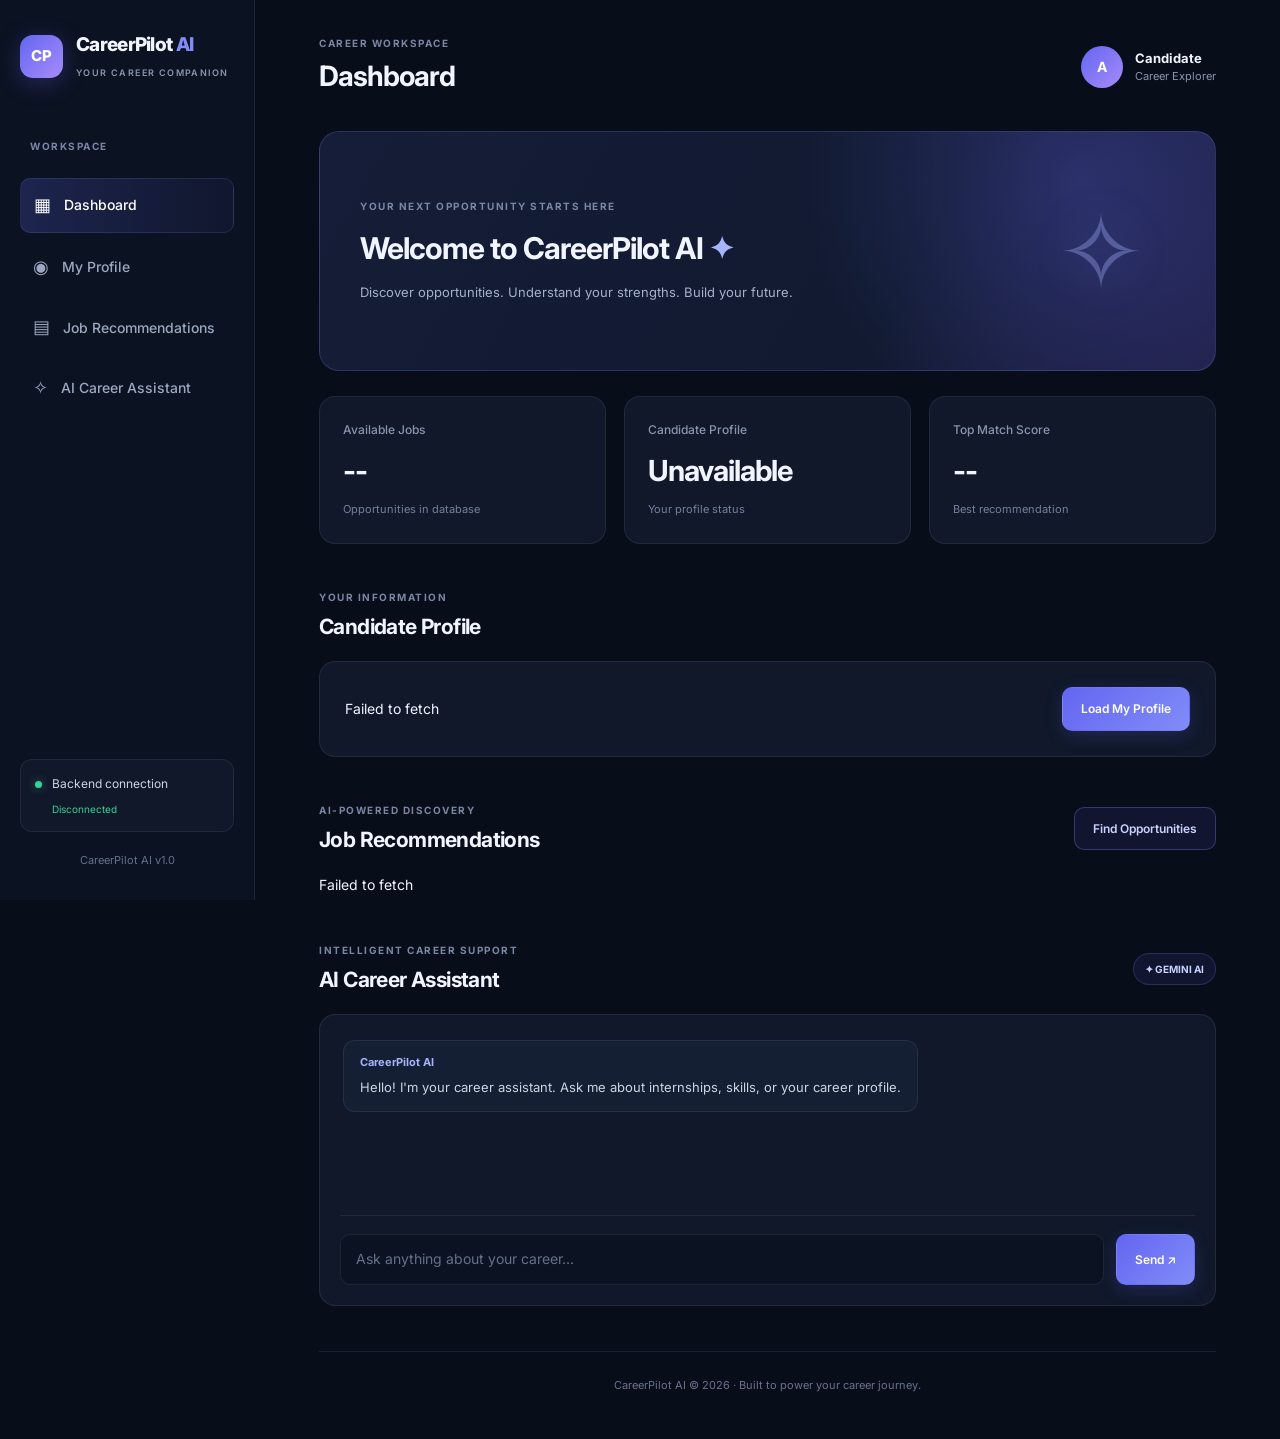
<file: frontend-backup/index.html>
<!DOCTYPE html>
<html lang="en">
<head>
    <meta charset="UTF-8">
    <meta name="viewport" content="width=device-width, initial-scale=1.0">
    <meta name="description" content="CareerPilot AI - Your intelligent career assistant">
    <title>CareerPilot AI | Dashboard</title>
    <link rel="stylesheet" href="style.css">
    <script src="script.js" defer></script>
</head>
<body>

    <div class="app-container">

        <!-- Sidebar -->
        <aside class="sidebar">
            <div class="brand">
                <div class="brand-icon">CP</div>
                <div>
                    <h2>CareerPilot<span> AI</span></h2>
                    <small>YOUR CAREER COMPANION</small>
                </div>
            </div>

            <nav class="navigation">
                <p class="nav-label">WORKSPACE</p>

                <a href="#dashboard" class="nav-link active">
                    <span>▦</span> Dashboard
                </a>

                <a href="#profile" class="nav-link">
                    <span>◉</span> My Profile
                </a>

                <a href="#jobs" class="nav-link">
                    <span>▤</span> Job Recommendations
                </a>

                <a href="#assistant" class="nav-link">
                    <span>✧</span> AI Career Assistant
                </a>
            </nav>

            <div class="sidebar-bottom">
                <div class="status-card">
                    <span class="status-dot"></span>
                    Backend connection
                    <small id="connection-status">Checking...</small>
                </div>
                <p>CareerPilot AI v1.0</p>
            </div>
        </aside>

        <!-- Main Content -->
        <main class="main-content">

            <header class="topbar">
                <div>
                    <p class="eyebrow">CAREER WORKSPACE</p>
                    <h1 id="dashboard">Dashboard</h1>
                </div>

                <div class="user-info">
                    <div class="avatar">A</div>
                    <div>
                        <strong>Candidate</strong>
                        <small>Career Explorer</small>
                    </div>
                </div>
            </header>

            <section class="welcome-section">
                <div>
                    <p class="eyebrow">YOUR NEXT OPPORTUNITY STARTS HERE</p>
                    <h2>Welcome to CareerPilot AI <span>✦</span></h2>
                    <p>Discover opportunities. Understand your strengths. Build your future.</p>
                </div>
                <div class="welcome-decoration">✧</div>
            </section>

            <!-- Statistics -->
            <section class="stats-grid">
                <div class="stat-card">
                    <p>Available Jobs</p>
                    <h2 id="total-jobs">--</h2>
                    <small>Opportunities in database</small>
                </div>

                <div class="stat-card">
                    <p>Candidate Profile</p>
                    <h2 id="candidate-status">--</h2>
                    <small>Your profile status</small>
                </div>

                <div class="stat-card">
                    <p>Top Match Score</p>
                    <h2 id="top-match">--</h2>
                    <small>Best recommendation</small>
                </div>
            </section>

            <!-- Profile -->
            <section class="content-section" id="profile">
                <div class="section-heading">
                    <div>
                        <p class="eyebrow">YOUR INFORMATION</p>
                        <h2>Candidate Profile</h2>
                    </div>
                </div>

                <div class="panel profile-panel">
                    <div class="profile-details" id="profile-details">
                        <p class="muted">Connect to your backend to load your profile.</p>
                    </div>
                    <button class="primary-button" id="load-profile">
                        Load My Profile
                    </button>
                </div>
            </section>

            <!-- Recommendations -->
            <section class="content-section" id="jobs">
                <div class="section-heading">
                    <div>
                        <p class="eyebrow">AI-POWERED DISCOVERY</p>
                        <h2>Job Recommendations</h2>
                    </div>
                    <button class="secondary-button" id="load-jobs">
                        Find Opportunities
                    </button>
                </div>

                <div class="jobs-list" id="jobs-list">
                    <div class="panel empty-state">
                        <span>✧</span>
                        <h3>Your next opportunity awaits</h3>
                        <p>Load your recommendations to discover relevant internships.</p>
                    </div>
                </div>
            </section>

            <!-- AI Assistant -->
            <section class="content-section" id="assistant">
                <div class="section-heading">
                    <div>
                        <p class="eyebrow">INTELLIGENT CAREER SUPPORT</p>
                        <h2>AI Career Assistant</h2>
                    </div>
                    <span class="ai-badge">✦ GEMINI AI</span>
                </div>

                <div class="panel chat-panel">
                    <div class="chat-messages" id="chat-messages">
                        <div class="assistant-message">
                            <strong>CareerPilot AI</strong>
                            <p>Hello! I'm your career assistant. Ask me about internships, skills, or your career profile.</p>
                        </div>
                    </div>

                    <form id="chat-form" class="chat-form">
                        <input
                            type="text"
                            id="chat-input"
                            placeholder="Ask anything about your career..."
                            maxlength="2000"
                            required
                        >
                        <button type="submit" class="primary-button">Send ↗</button>
                    </form>
                </div>
            </section>

            <footer>
                <p>CareerPilot AI © 2026 · Built to power your career journey.</p>
            </footer>

        </main>
    </div>

</body>
</html>
</file>
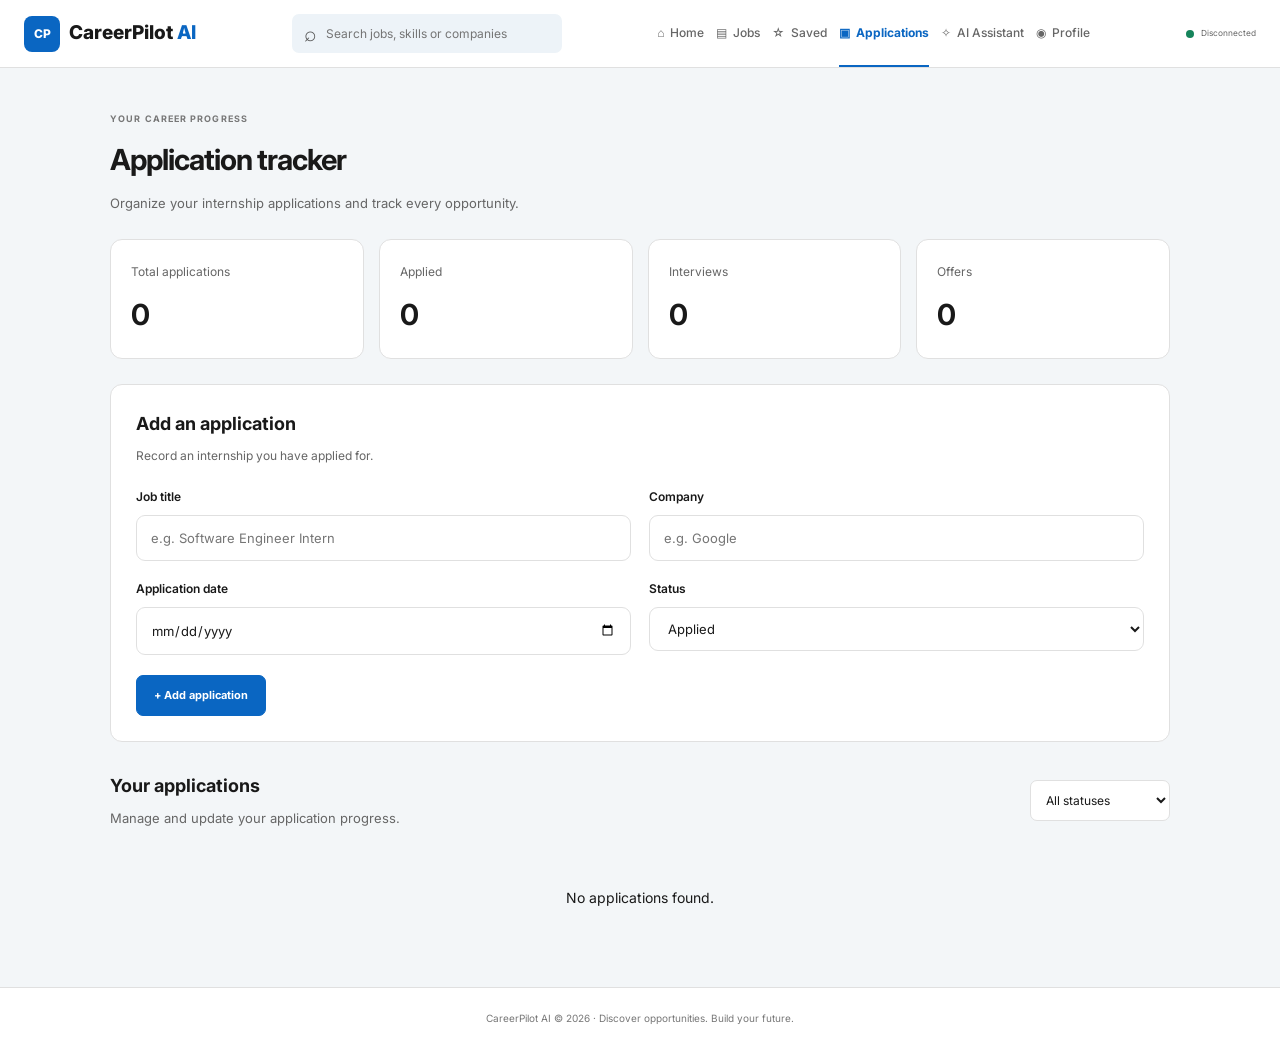
<file: frontend/applications.html>
<!DOCTYPE html>
<html lang="en">
<head>
    <meta charset="UTF-8">
    <meta name="viewport" content="width=device-width, initial-scale=1.0">
    <title>Application Tracker | CareerPilot AI</title>

    <link rel="stylesheet" href="style.css">
    <script src="script.js" defer></script>
</head>

<body>

<header class="topbar">
    <div class="topbar-inner">

        <a href="index.html" class="brand">
            <span class="brand-icon">CP</span>
            <span>CareerPilot<span class="brand-ai"> AI</span></span>
        </a>

        <div class="global-search">
            <span>⌕</span>
            <input type="search" id="global-search"
                   placeholder="Search jobs, skills or companies">
        </div>

        <nav class="top-navigation">
            <a href="index.html" class="top-nav-link">⌂ <span>Home</span></a>
            <a href="jobs.html" class="top-nav-link">▤ <span>Jobs</span></a>
            <a href="saved.html" class="top-nav-link">☆ <span>Saved</span></a>
            <a href="applications.html" class="top-nav-link">▣ <span>Applications</span></a>
            <a href="assistant.html" class="top-nav-link">✧ <span>AI Assistant</span></a>
            <a href="profile.html" class="top-nav-link">◉ <span>Profile</span></a>
        </nav>

        <div class="connection-indicator">
            <span class="status-dot"></span>
            <small id="connection-status">Checking...</small>
        </div>

    </div>
</header>

<main class="applications-page">

    <section class="applications-heading">
        <span class="eyebrow">YOUR CAREER PROGRESS</span>
        <h1>Application tracker</h1>
        <p>Organize your internship applications and track every opportunity.</p>
    </section>

    <section class="application-stats">

        <article class="card application-stat">
            <span>Total applications</span>
            <h2 id="total-applications">0</h2>
        </article>

        <article class="card application-stat">
            <span>Applied</span>
            <h2 id="applied-count">0</h2>
        </article>

        <article class="card application-stat">
            <span>Interviews</span>
            <h2 id="interview-count">0</h2>
        </article>

        <article class="card application-stat">
            <span>Offers</span>
            <h2 id="offer-count">0</h2>
        </article>

    </section>

    <section class="card application-form-card">

        <h2>Add an application</h2>
        <p>Record an internship you have applied for.</p>

        <form id="application-form">

            <div class="application-form-grid">

                <div>
                    <label for="application-title">Job title</label>
                    <input id="application-title" type="text"
                           placeholder="e.g. Software Engineer Intern"
                           maxlength="150" required>
                </div>

                <div>
                    <label for="application-company">Company</label>
                    <input id="application-company" type="text"
                           placeholder="e.g. Google"
                           maxlength="150" required>
                </div>

                <div>
                    <label for="application-date">Application date</label>
                    <input id="application-date" type="date" required>
                </div>

                <div>
                    <label for="application-status">Status</label>
                    <select id="application-status" required>
                        <option value="Applied">Applied</option>
                        <option value="Interview">Interview</option>
                        <option value="Offer">Offer</option>
                        <option value="Rejected">Rejected</option>
                        <option value="Withdrawn">Withdrawn</option>
                    </select>
                </div>

            </div>

            <button type="submit" class="primary-button">
                + Add application
            </button>

        </form>

    </section>

    <section class="applications-list-section">

        <div class="applications-list-heading">
            <div>
                <h2>Your applications</h2>
                <p>Manage and update your application progress.</p>
            </div>

            <select id="application-filter">
                <option value="All">All statuses</option>
                <option value="Applied">Applied</option>
                <option value="Interview">Interview</option>
                <option value="Offer">Offer</option>
                <option value="Rejected">Rejected</option>
                <option value="Withdrawn">Withdrawn</option>
            </select>
        </div>

        <div id="applications-list">
            <div class="card saved-empty">
                <h3>No applications recorded</h3>
                <p>Add your first application to start tracking your progress.</p>
            </div>
        </div>

    </section>

</main>

<footer class="footer">
    <p>CareerPilot AI © 2026 · Discover opportunities. Build your future.</p>
</footer>

</body>
</html>
</file>
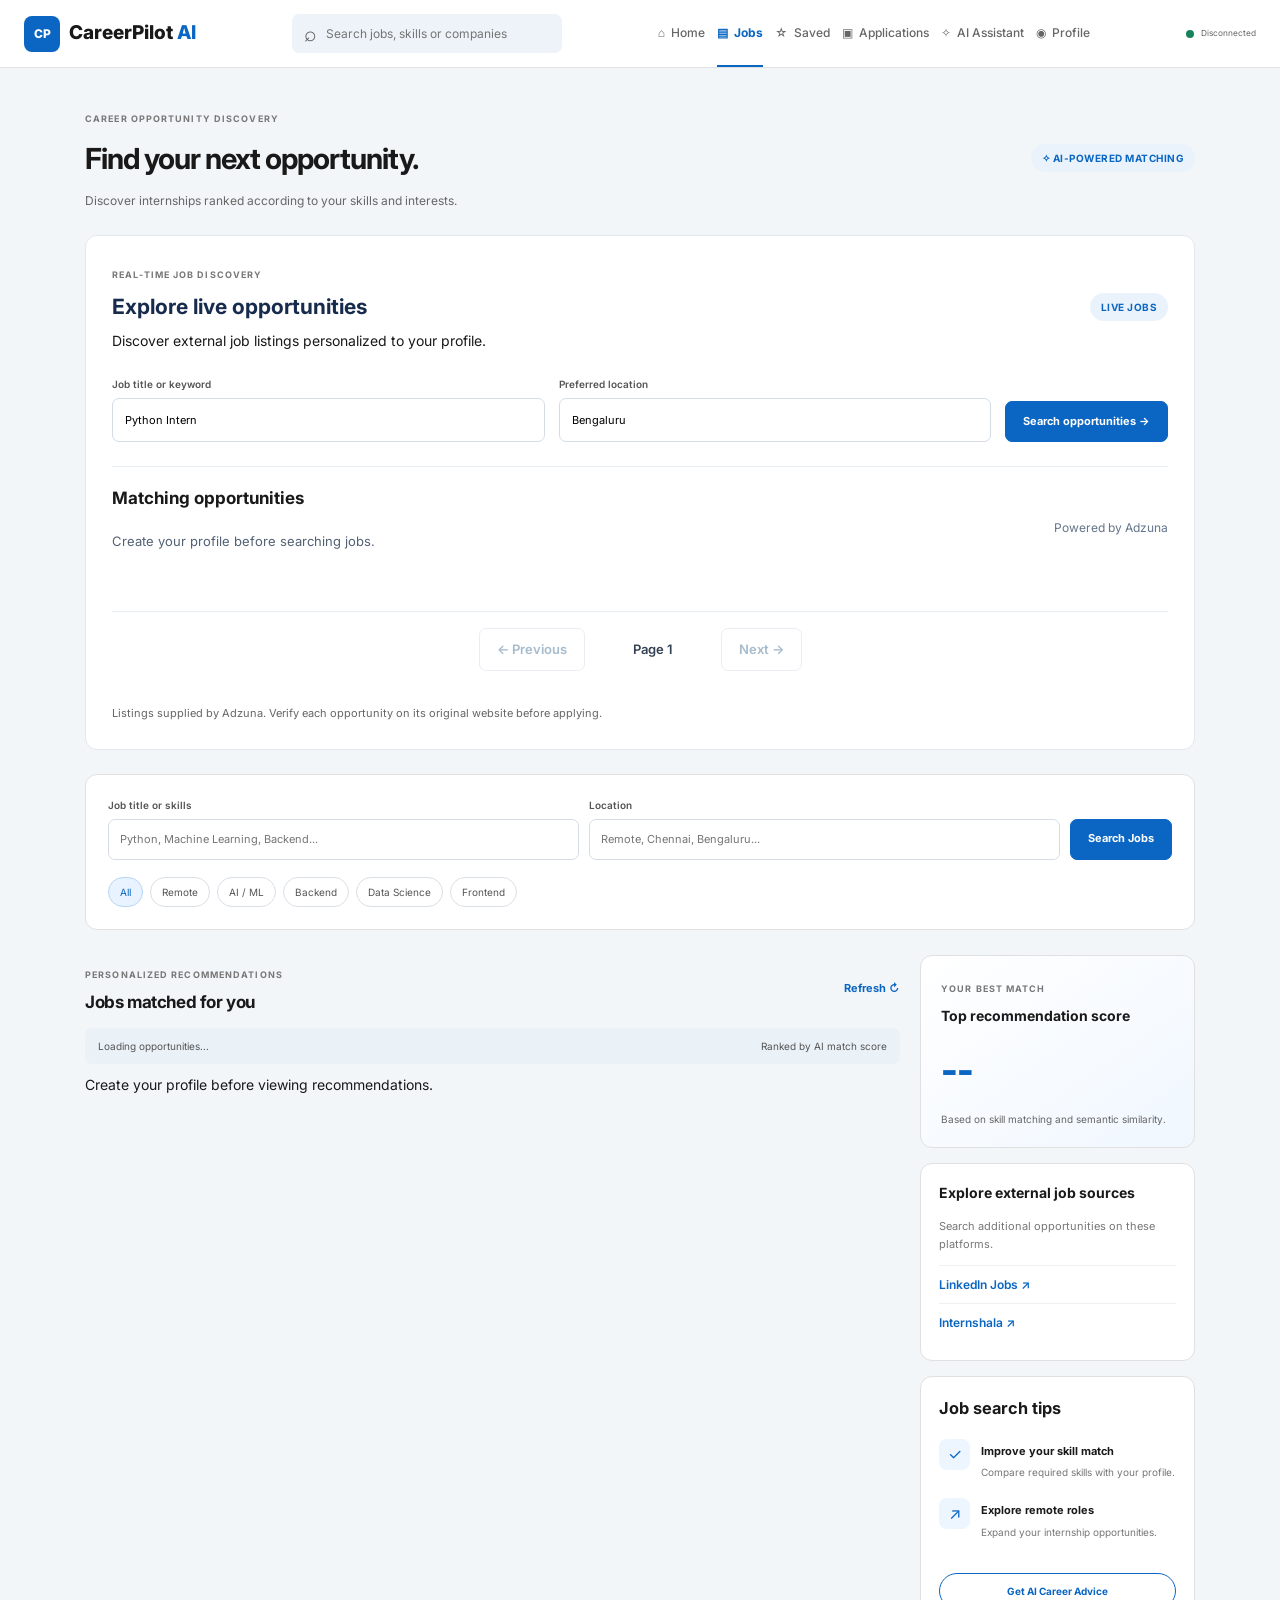
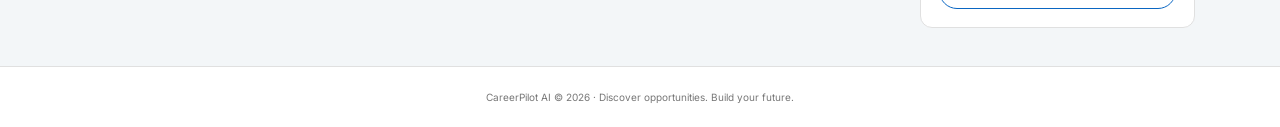
<file: frontend/jobs.html>
<!DOCTYPE html>
<html lang="en">
<head>
    <meta charset="UTF-8">
    <meta name="viewport" content="width=device-width, initial-scale=1.0">
    <title>Find Jobs | CareerPilot AI</title>
    <link rel="stylesheet" href="style.css">
    <script src="script.js" defer></script>
</head>
<body>

<header class="topbar">
    <div class="topbar-inner">
        <a href="index.html" class="brand">
            <span class="brand-icon">CP</span>
            <span>CareerPilot<span class="brand-ai"> AI</span></span>
        </a>

        <div class="global-search">
            <span>⌕</span>
            <input type="search" id="global-search"
                   placeholder="Search jobs, skills or companies">
        </div>

        <nav class="top-navigation">
            <a href="index.html" class="top-nav-link">⌂ <span>Home</span></a>
            <a href="jobs.html" class="top-nav-link">▤ <span>Jobs</span></a>
            <a href="saved.html" class="top-nav-link">☆ <span>Saved</span></a>
            <a href="applications.html" class="top-nav-link">▣ <span>Applications</span></a>
            <a href="assistant.html" class="top-nav-link">✧ <span>AI Assistant</span></a>
            <a href="profile.html" class="top-nav-link">◉ <span>Profile</span></a>
        </nav>

        <div class="connection-indicator">
            <span class="status-dot"></span>
            <small id="connection-status">Checking...</small>
        </div>
    </div>
</header>

<main class="jobs-page">

    <section class="jobs-page-heading">
        <div>
            <span class="eyebrow">CAREER OPPORTUNITY DISCOVERY</span>
            <h1>Find your next opportunity.</h1>
            <p>Discover internships ranked according to your skills and interests.</p>
        </div>
        <div class="ai-label">✧ AI-POWERED MATCHING</div>
    </section>

    <!-- LIVE EXTERNAL JOB SEARCH -->
    <section class="card external-jobs-section">

        <div class="section-heading">
            <div>
                <span class="eyebrow">REAL-TIME JOB DISCOVERY</span>
                <h2>Explore live opportunities</h2>
                <p>Discover external job listings personalized to your profile.</p>
            </div>
            <span class="ai-label">LIVE JOBS</span>
        </div>

        <form id="external-job-search-form" class="external-search-form">

            <div class="search-field">
                <label for="external-job-keyword">Job title or keyword</label>
                <input
                    type="search"
                    id="external-job-keyword"
                    placeholder="e.g. Python Intern"
                    value="Python Intern"
                    required
                >
            </div>

            <div class="search-field">
                <label for="external-job-location">Preferred location</label>
                <input
                    type="text"
                    id="external-job-location"
                    placeholder="e.g. Bengaluru"
                    value="Bengaluru"
                >
            </div>

            <button type="submit" class="primary-button">
                Search opportunities →
            </button>

        </form>

        <div class="external-results-heading">
            <div>
                <h3>Matching opportunities</h3>
                <p id="external-jobs-status" role="status" aria-live="polite">
                    Loading live opportunities...
                </p>
            </div>
            <span class="external-provider">Powered by Adzuna</span>
        </div>

        <!-- REQUIRED: JavaScript renders job cards here -->
        <div id="external-jobs-list" class="external-jobs-list"></div>

        <!-- Pagination -->
        <div class="pagination-controls">
            <button id="external-prev-page"
                    class="pagination-button"
                    type="button"
                    disabled>
                ← Previous
            </button>

            <span id="external-page-number">Page 1</span>

            <button id="external-next-page"
                    class="pagination-button"
                    type="button"
                    disabled>
                Next →
            </button>
        </div>

        <p class="profile-note">
            Listings supplied by Adzuna. Verify each opportunity on its
            original website before applying.
        </p>

    </section>

    <!-- PERSONALIZED JOB SEARCH -->
    <section class="card job-search-card">

        <form id="job-search-form" class="job-search-form">
            <div class="search-field">
                <label for="job-keyword">Job title or skills</label>
                <input type="search" id="job-keyword"
                       placeholder="Python, Machine Learning, Backend...">
            </div>

            <div class="search-field">
                <label for="job-location">Location</label>
                <input type="text" id="job-location"
                       placeholder="Remote, Chennai, Bengaluru...">
            </div>

            <button type="submit" class="primary-button">
                Search Jobs
            </button>
        </form>

        <div class="filter-row">
            <button class="filter-chip active" data-filter="all">All</button>
            <button class="filter-chip" data-filter="remote">Remote</button>
            <button class="filter-chip" data-filter="ai">AI / ML</button>
            <button class="filter-chip" data-filter="backend">Backend</button>
            <button class="filter-chip" data-filter="data">Data Science</button>
            <button class="filter-chip" data-filter="frontend">Frontend</button>
        </div>

    </section>

    <section class="jobs-results-layout">

        <div class="jobs-results-main">

            <div class="feed-heading">
                <div>
                    <span class="eyebrow">PERSONALIZED RECOMMENDATIONS</span>
                    <h2>Jobs matched for you</h2>
                </div>

                <button id="load-jobs" class="text-button">
                    Refresh ↻
                </button>
            </div>

            <div class="feed-summary">
                <span id="feed-count">Loading opportunities...</span>
                <span>Ranked by AI match score</span>
            </div>

            <div id="jobs-list" class="jobs-list">
                <article class="card empty-state">
                    <div class="empty-symbol">✧</div>
                    <h3>Finding your opportunities</h3>
                    <p>Your personalized recommendations will appear here.</p>
                </article>
            </div>

        </div>

        <aside class="jobs-results-sidebar">

            <section class="card match-card">
                <span class="eyebrow">YOUR BEST MATCH</span>
                <h3>Top recommendation score</h3>
                <div class="match-score" id="top-match">--</div>
                <p>Based on skill matching and semantic similarity.</p>
            </section>

            <section class="card source-card">
                <h3>Explore external job sources</h3>
                <p>Search additional opportunities on these platforms.</p>

                <a href="https://www.linkedin.com/jobs/"
                   target="_blank" rel="noopener noreferrer">
                    LinkedIn Jobs ↗
                </a>

                <a href="https://internshala.com/internships/"
                   target="_blank" rel="noopener noreferrer">
                    Internshala ↗
                </a>
            </section>

            <section class="card insights-card">
                <h3>Job search tips</h3>

                <div class="insight-item">
                    <span class="insight-icon">✓</span>
                    <div>
                        <strong>Improve your skill match</strong>
                        <p>Compare required skills with your profile.</p>
                    </div>
                </div>

                <div class="insight-item">
                    <span class="insight-icon">↗</span>
                    <div>
                        <strong>Explore remote roles</strong>
                        <p>Expand your internship opportunities.</p>
                    </div>
                </div>

                <a href="assistant.html" class="outline-button full-button">
                    Get AI Career Advice
                </a>
            </section>

        </aside>

    </section>

</main>

<footer class="footer">
    <p>CareerPilot AI © 2026 · Discover opportunities. Build your future.</p>
</footer>

</body>
</html>
</file>
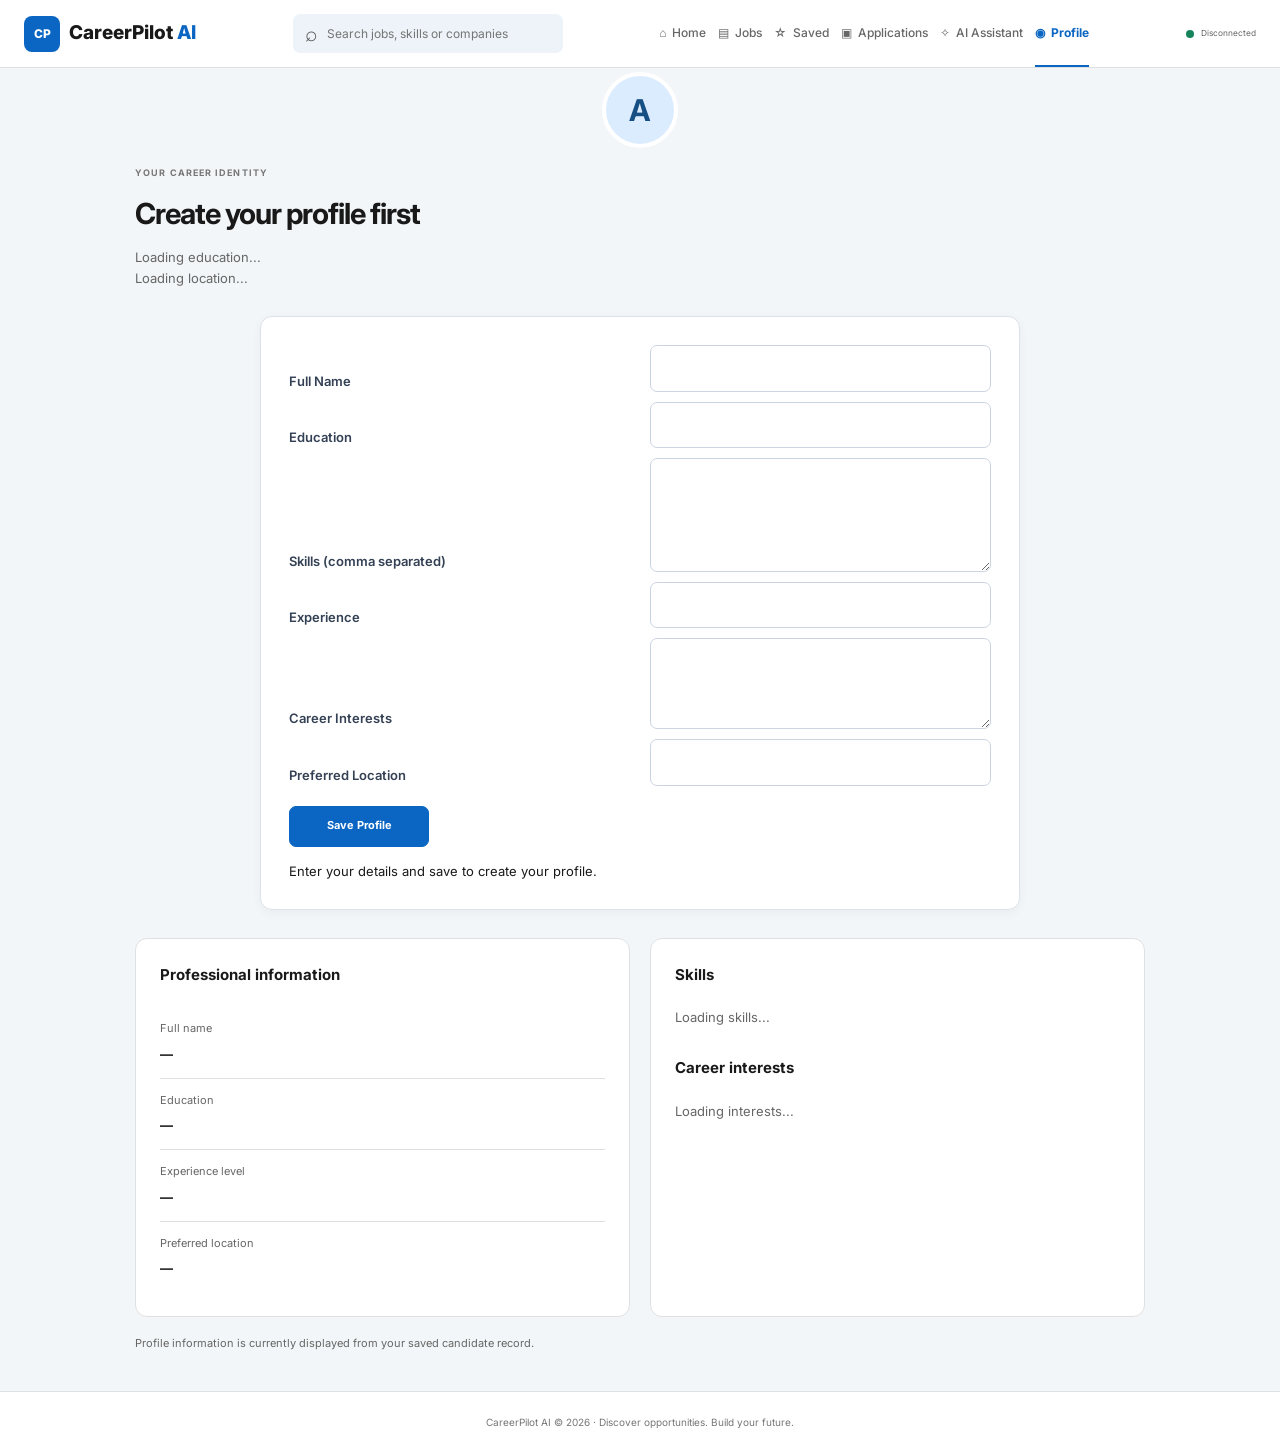
<file: frontend/profile.html>
<!DOCTYPE html>
<html lang="en">
<head>
    <meta charset="UTF-8">
    <meta name="viewport" content="width=device-width, initial-scale=1.0">
    <title>My Profile | CareerPilot AI</title>
    <link rel="stylesheet" href="style.css">
    <script src="script.js" defer></script>
</head>
<body>

<header class="topbar">
    <div class="topbar-inner">
        <a href="index.html" class="brand">
            <span class="brand-icon">CP</span>
            <span>CareerPilot<span class="brand-ai"> AI</span></span>
        </a>

        <div class="global-search">
            <span>⌕</span>
            <input type="search" id="global-search"
                   placeholder="Search jobs, skills or companies">
        </div>

        <nav class="top-navigation">
                <a href="index.html" class="top-nav-link">⌂ <span>Home</span></a>
                <a href="jobs.html" class="top-nav-link">▤ <span>Jobs</span></a>
                <a href="saved.html" class="top-nav-link">☆ <span>Saved</span></a>
                <a href="applications.html" class="top-nav-link">▣ <span>Applications</span></a>
                <a href="assistant.html" class="top-nav-link">✧ <span>AI Assistant</span></a>
                <a href="profile.html" class="top-nav-link">◉ <span>Profile</span></a>
        </nav>

        <div class="connection-indicator">
            <span class="status-dot"></span>
            <small id="connection-status">Checking...</small>
        </div>
    </div>
</header>

<main class="profile-page">

    <section class="profile-heading">
        <div class="profile-avatar" id="profile-avatar">A</div>
        <span class="eyebrow">YOUR CAREER IDENTITY</span>
        <h1 id="profile-name">Loading profile...</h1>
        <p id="profile-education">Loading education...</p>
        <p id="profile-location">Loading location...</p>
    </section>

    <form id="profile-edit-form" class="profile-edit-form">
    <label for="edit-name">Full Name</label>
    <input id="edit-name" name="name" required>

    <label for="edit-education">Education</label>
    <input id="edit-education" name="education">

    <label for="edit-skills">Skills (comma separated)</label>
    <textarea id="edit-skills" name="skills" rows="4"></textarea>

    <label for="edit-experience">Experience</label>
    <input id="edit-experience" name="experience">

    <label for="edit-interests">Career Interests</label>
    <textarea id="edit-interests" name="interests" rows="3"></textarea>

    <label for="edit-location">Preferred Location</label>
    <input id="edit-location" name="preferred_location">

    <button type="submit" class="primary-button">
        Save Profile
    </button>
    <p id="profile-save-message" role="status"></p>
</form>

    <section class="profile-details-grid">

        <div class="card profile-detail-card">
            <h3>Professional information</h3>

            <div class="profile-field">
                <span>Full name</span>
                <strong id="detail-name">—</strong>
            </div>

            <div class="profile-field">
                <span>Education</span>
                <strong id="detail-education">—</strong>
            </div>

            <div class="profile-field">
                <span>Experience level</span>
                <strong id="detail-experience">—</strong>
            </div>

            <div class="profile-field">
                <span>Preferred location</span>
                <strong id="detail-location">—</strong>
            </div>
        </div>

        <div class="card profile-detail-card">
            <h3>Skills</h3>
            <div id="profile-skills" class="profile-skills">
                Loading skills...
            </div>

            <h3 class="profile-subheading">Career interests</h3>
            <p id="profile-interests">Loading interests...</p>
        </div>

    </section>

    <p class="profile-note">
        Profile information is currently displayed from your saved candidate record.
    </p>

</main>

<footer class="footer">
    <p>CareerPilot AI © 2026 · Discover opportunities. Build your future.</p>
</footer>

</body>
</html>
</file>
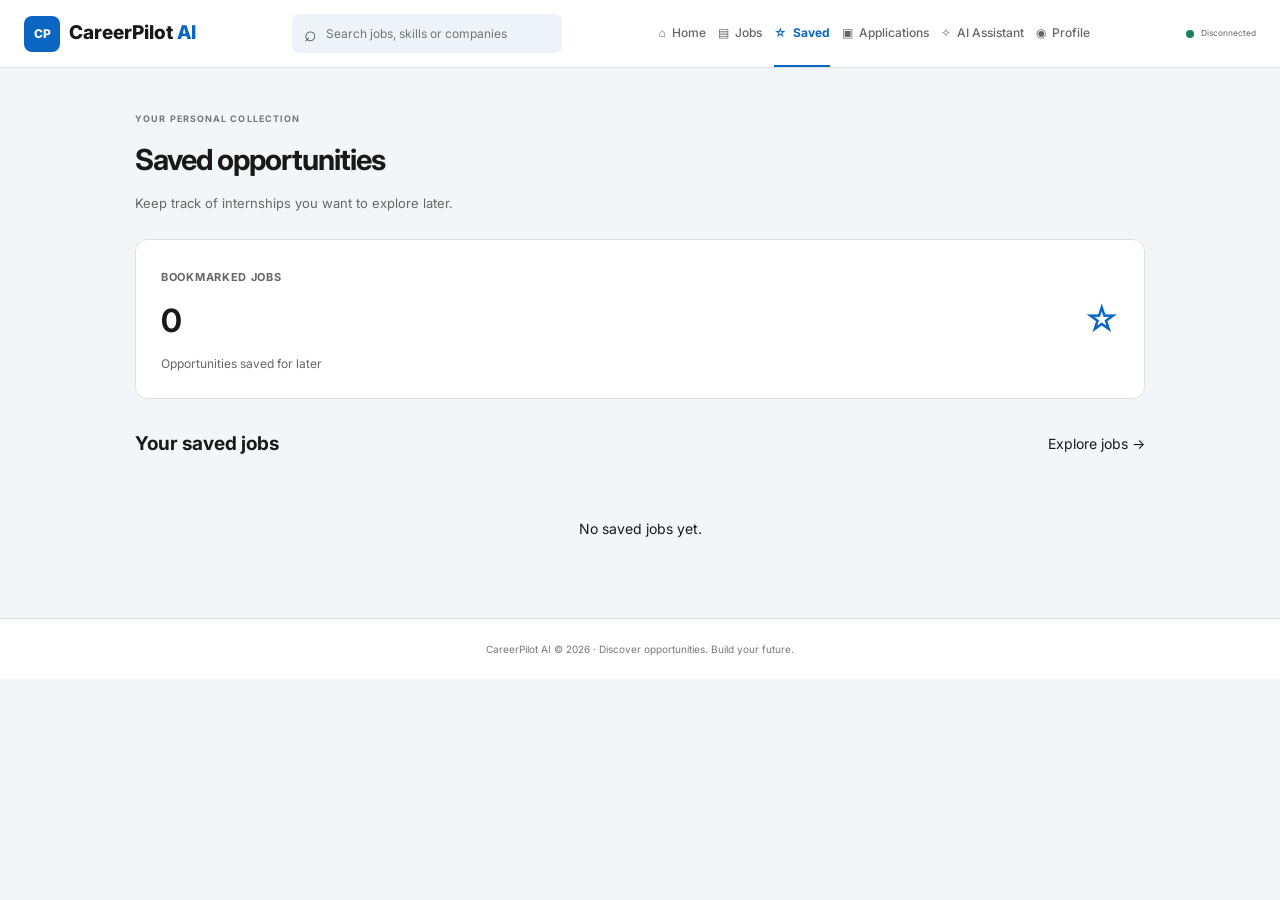
<file: frontend/saved.html>
<!DOCTYPE html>
<html lang="en">
<head>
    <meta charset="UTF-8">
    <meta name="viewport" content="width=device-width, initial-scale=1.0">
    <title>Saved Jobs | CareerPilot AI</title>

    <link rel="stylesheet" href="style.css">
    <script src="script.js" defer></script>
</head>

<body>

<header class="topbar">
    <div class="topbar-inner">

        <a href="index.html" class="brand">
            <span class="brand-icon">CP</span>
            <span>CareerPilot<span class="brand-ai"> AI</span></span>
        </a>

        <div class="global-search">
            <span>⌕</span>
            <input type="search" id="global-search"
                   placeholder="Search jobs, skills or companies">
        </div>

        <nav class="top-navigation">
                    <a href="index.html" class="top-nav-link">⌂ <span>Home</span></a>
                    <a href="jobs.html" class="top-nav-link">▤ <span>Jobs</span></a>
                    <a href="saved.html" class="top-nav-link">☆ <span>Saved</span></a>
                    <a href="applications.html" class="top-nav-link">▣ <span>Applications</span></a>
                    <a href="assistant.html" class="top-nav-link">✧ <span>AI Assistant</span></a>
                    <a href="profile.html" class="top-nav-link">◉ <span>Profile</span></a>
        </nav>

        <div class="connection-indicator">
            <span class="status-dot"></span>
            <small id="connection-status">Checking...</small>
        </div>

    </div>
</header>

<main class="saved-page">

    <section class="saved-heading">
        <span class="eyebrow">YOUR PERSONAL COLLECTION</span>
        <h1>Saved opportunities</h1>
        <p>Keep track of internships you want to explore later.</p>
    </section>

    <section class="saved-summary card">
        <div>
            <span class="saved-summary-label">BOOKMARKED JOBS</span>
            <h2 id="saved-count">0</h2>
            <p>Opportunities saved for later</p>
        </div>
        <span class="saved-icon">☆</span>
    </section>

    <section class="saved-content">

        <div class="saved-list-header">
            <h2>Your saved jobs</h2>
            <a href="jobs.html" class="secondary-button">
                Explore jobs →
            </a>
        </div>

        <div id="saved-jobs-list">
            <div class="card saved-empty">
                <div class="saved-empty-icon">☆</div>
                <h3>No saved jobs yet</h3>
                <p>
                    When you find an interesting opportunity,
                    save it here to revisit later.
                </p>
                <a href="jobs.html" class="primary-button">
                    Discover opportunities
                </a>
            </div>
        </div>

    </section>

</main>

<footer class="footer">
    <p>CareerPilot AI © 2026 · Discover opportunities. Build your future.</p>
</footer>

</body>
</html>
</file>
<file: frontend-backup/style.css>
@import url('https://fonts.googleapis.com/css2?family=Inter:wght@400;500;600;700;800&display=swap');

:root {
    --bg: #080d1a;
    --surface: #10182a;
    --surface-light: #151f34;
    --border: rgba(148, 163, 184, 0.13);
    --text: #f1f5ff;
    --muted: #8995ad;
    --primary: #818cf8;
    --primary-dark: #6366f1;
    --success: #34d399;
    --radius: 16px;
}

* {
    margin: 0;
    padding: 0;
    box-sizing: border-box;
}

html {
    scroll-behavior: smooth;
}

body {
    font-family: 'Inter', sans-serif;
    background: var(--bg);
    color: var(--text);
    line-height: 1.6;
    font-size: 14px;
}

button, input {
    font: inherit;
}

button {
    cursor: pointer;
    transition: 0.2s ease;
}

.app-container {
    display: flex;
    min-height: 100vh;
}

/* SIDEBAR */

.sidebar {
    width: 255px;
    min-width: 255px;
    height: 100vh;
    position: fixed;
    top: 0;
    left: 0;
    background: #0b1221;
    border-right: 1px solid var(--border);
    padding: 30px 20px;
    display: flex;
    flex-direction: column;
    z-index: 10;
}

.brand {
    display: flex;
    align-items: center;
    gap: 13px;
    margin-bottom: 55px;
}

.brand-icon {
    width: 43px;
    height: 43px;
    border-radius: 13px;
    display: grid;
    place-items: center;
    font-weight: 800;
    font-size: 15px;
    color: white;
    background: linear-gradient(135deg, #6366f1, #a78bfa);
    box-shadow: 0 5px 25px rgba(99, 102, 241, 0.3);
}

.brand h2 {
    font-size: 19px;
    font-weight: 800;
    letter-spacing: -0.7px;
}

.brand h2 span {
    color: var(--primary);
}

.brand small {
    color: var(--muted);
    font-size: 9px;
    letter-spacing: 1.4px;
    font-weight: 600;
}

.nav-label,
.eyebrow {
    color: #7986a4;
    font-size: 10px;
    letter-spacing: 1.5px;
    font-weight: 700;
}

.nav-label {
    margin: 0 0 16px 10px;
}

.navigation {
    display: flex;
    flex-direction: column;
    gap: 8px;
}

.nav-link {
    display: flex;
    align-items: center;
    gap: 13px;
    padding: 12px 13px;
    color: #9ba8bf;
    text-decoration: none;
    border-radius: 10px;
    font-weight: 500;
    transition: 0.2s ease;
}

.nav-link span {
    font-size: 18px;
}

.nav-link:hover {
    background: rgba(129, 140, 248, 0.08);
    color: white;
}

.nav-link.active {
    color: white;
    background: linear-gradient(
        90deg,
        rgba(99, 102, 241, 0.22),
        rgba(99, 102, 241, 0.06)
    );
    border: 1px solid rgba(129, 140, 248, 0.16);
}

.sidebar-bottom {
    margin-top: auto;
}

.status-card {
    background: var(--surface);
    border: 1px solid var(--border);
    border-radius: 12px;
    padding: 14px;
    color: #cbd5e1;
    font-size: 12px;
}

.status-card small {
    display: block;
    margin: 8px 0 0 17px;
    color: var(--success);
}

.status-dot {
    display: inline-block;
    width: 7px;
    height: 7px;
    border-radius: 50%;
    background: var(--success);
    margin-right: 7px;
    box-shadow: 0 0 10px rgba(52, 211, 153, 0.5);
}

.sidebar-bottom > p {
    text-align: center;
    margin-top: 20px;
    color: #64718a;
    font-size: 11px;
}

/* MAIN CONTENT */

.main-content {
    width: calc(100% - 255px);
    max-width: 1600px;
    margin-left: 255px;
    padding: 35px 5%;
}

.topbar {
    display: flex;
    justify-content: space-between;
    align-items: center;
    margin-bottom: 32px;
}

.topbar h1 {
    font-size: 28px;
    font-weight: 700;
    letter-spacing: -1px;
    margin-top: 3px;
}

.user-info {
    display: flex;
    align-items: center;
    gap: 12px;
}

.avatar {
    width: 42px;
    height: 42px;
    display: grid;
    place-items: center;
    border-radius: 50%;
    color: white;
    font-weight: 700;
    background: linear-gradient(135deg, #6366f1, #a78bfa);
}

.user-info strong,
.user-info small {
    display: block;
}

.user-info strong {
    font-size: 13px;
}

.user-info small {
    color: var(--muted);
    font-size: 11px;
}

/* WELCOME */

.welcome-section {
    min-height: 205px;
    padding: 35px 40px;
    display: flex;
    justify-content: space-between;
    align-items: center;
    overflow: hidden;
    position: relative;
    border: 1px solid rgba(129, 140, 248, 0.2);
    border-radius: 20px;
    background:
        radial-gradient(circle at 85% 20%, rgba(99, 102, 241, 0.28), transparent 35%),
        linear-gradient(120deg, #151d38, #111a30 65%, #20214a);
}

.welcome-section h2 {
    font-size: clamp(22px, 3vw, 30px);
    margin: 10px 0;
    letter-spacing: -1px;
}

.welcome-section h2 span {
    color: #a5b4fc;
}

.welcome-section p:last-child {
    color: #a5b1c9;
    font-size: 13px;
}

.welcome-decoration {
    font-size: 105px;
    color: rgba(165, 180, 252, 0.35);
    margin-right: 30px;
    text-shadow: 0 0 50px rgba(129, 140, 248, 0.3);
}

/* STATISTICS */

.stats-grid {
    display: grid;
    grid-template-columns: repeat(3, minmax(0, 1fr));
    gap: 18px;
    margin: 25px 0 45px;
}

.stat-card {
    padding: 23px;
    border-radius: var(--radius);
    background: var(--surface);
    border: 1px solid var(--border);
    transition: 0.25s ease;
}

.stat-card:hover {
    transform: translateY(-3px);
    border-color: rgba(129, 140, 248, 0.4);
}

.stat-card p {
    color: var(--muted);
    font-size: 12px;
    font-weight: 500;
}

.stat-card h2 {
    font-size: 29px;
    margin: 9px 0 3px;
    letter-spacing: -1px;
}

.stat-card small {
    color: #74819b;
    font-size: 11px;
}

/* SECTIONS */

.content-section {
    margin-bottom: 45px;
    scroll-margin-top: 25px;
}

.section-heading {
    display: flex;
    justify-content: space-between;
    align-items: center;
    gap: 15px;
    margin-bottom: 18px;
}

.section-heading h2 {
    font-size: 21px;
    margin-top: 5px;
    letter-spacing: -0.6px;
}

.panel {
    padding: 25px;
    border-radius: var(--radius);
    background: var(--surface);
    border: 1px solid var(--border);
}

.profile-panel {
    display: flex;
    justify-content: space-between;
    align-items: center;
    gap: 25px;
}

.profile-details {
    display: grid;
    grid-template-columns: repeat(2, minmax(0, 1fr));
    gap: 15px 35px;
    flex: 1;
}

.profile-details p {
    color: #aebbd1;
    font-size: 13px;
    overflow-wrap: anywhere;
}

.profile-details strong {
    color: white;
    margin-right: 5px;
}

.muted {
    color: var(--muted);
}

/* BUTTONS */

.primary-button,
.secondary-button {
    border-radius: 10px;
    padding: 11px 18px;
    font-size: 12px;
    font-weight: 600;
    white-space: nowrap;
}

.primary-button {
    color: white;
    border: 1px solid transparent;
    background: linear-gradient(135deg, #6366f1, #818cf8);
    box-shadow: 0 5px 18px rgba(99, 102, 241, 0.2);
}

.primary-button:hover {
    transform: translateY(-2px);
    box-shadow: 0 7px 22px rgba(99, 102, 241, 0.35);
}

.primary-button:disabled {
    opacity: 0.6;
    cursor: not-allowed;
    transform: none;
}

.secondary-button {
    color: #c7d2fe;
    border: 1px solid rgba(129, 140, 248, 0.3);
    background: rgba(99, 102, 241, 0.1);
}

.secondary-button:hover {
    background: rgba(99, 102, 241, 0.2);
}

/* JOB RECOMMENDATIONS */

.jobs-list {
    display: grid;
    grid-template-columns: repeat(2, minmax(0, 1fr));
    gap: 17px;
}

.job-card {
    padding: 23px;
    background: var(--surface);
    border: 1px solid var(--border);
    border-radius: var(--radius);
    transition: 0.25s ease;
}

.job-card:hover {
    transform: translateY(-4px);
    border-color: rgba(129, 140, 248, 0.4);
    box-shadow: 0 12px 30px rgba(0, 0, 0, 0.15);
}

.job-card h3 {
    font-size: 16px;
    margin-bottom: 5px;
}

.job-card > p:first-of-type {
    color: var(--primary);
    font-size: 12px;
    margin-bottom: 18px;
}

.job-card > p {
    color: #a5b1c9;
    font-size: 12px;
    margin: 8px 0;
}

.skill-tag {
    display: inline-block;
    margin: 5px 5px 5px 0;
    padding: 5px 9px;
    color: #c7d2fe;
    background: rgba(99, 102, 241, 0.12);
    border: 1px solid rgba(129, 140, 248, 0.15);
    border-radius: 6px;
    font-size: 10px;
}

.job-score {
    display: inline-block;
    margin: 14px 0 5px;
    padding: 7px 11px;
    color: #6ee7b7;
    background: rgba(16, 185, 129, 0.1);
    border: 1px solid rgba(52, 211, 153, 0.2);
    border-radius: 8px;
    font-size: 12px;
    font-weight: 700;
}

.empty-state {
    text-align: center;
    grid-column: 1 / -1;
    padding: 45px 20px;
}

.empty-state > span {
    display: block;
    font-size: 35px;
    color: var(--primary);
    margin-bottom: 10px;
}

.empty-state h3 {
    margin-bottom: 7px;
}

.empty-state p {
    color: var(--muted);
    font-size: 12px;
}

/* AI ASSISTANT */

.ai-badge {
    padding: 7px 11px;
    border: 1px solid rgba(129, 140, 248, 0.2);
    background: rgba(99, 102, 241, 0.1);
    border-radius: 20px;
    color: #c7d2fe;
    font-size: 10px;
    font-weight: 700;
}

.chat-panel {
    padding: 20px;
}

.chat-messages {
    min-height: 180px;
    max-height: 400px;
    overflow-y: auto;
    display: flex;
    flex-direction: column;
    gap: 14px;
    padding: 5px 3px 20px;
}

.assistant-message,
.user-message {
    max-width: 82%;
    padding: 13px 16px;
    border-radius: 12px;
    font-size: 13px;
}

.assistant-message {
    align-self: flex-start;
    background: var(--surface-light);
    border: 1px solid var(--border);
    color: #cbd5e1;
}

.assistant-message strong {
    display: block;
    color: #a5b4fc;
    font-size: 11px;
    margin-bottom: 5px;
}

.user-message {
    align-self: flex-end;
    background: linear-gradient(135deg, #4f46e5, #6366f1);
    color: white;
}

.chat-form {
    display: flex;
    gap: 12px;
    border-top: 1px solid var(--border);
    padding-top: 18px;
}

.chat-form input {
    flex: 1;
    min-width: 0;
    padding: 13px 15px;
    color: white;
    outline: none;
    background: #0b1221;
    border: 1px solid var(--border);
    border-radius: 10px;
    transition: 0.2s ease;
}

.chat-form input:focus {
    border-color: var(--primary);
    box-shadow: 0 0 0 3px rgba(129, 140, 248, 0.1);
}

.chat-form input::placeholder {
    color: #65718a;
}

/* FOOTER */

footer {
    padding: 25px 0 10px;
    border-top: 1px solid var(--border);
    text-align: center;
    color: #66738d;
    font-size: 11px;
}

/* RESPONSIVE DESIGN */

@media (max-width: 1050px) {
    .main-content {
        padding: 30px;
    }

    .jobs-list {
        grid-template-columns: 1fr;
    }
}

@media (max-width: 760px) {
    .sidebar {
        width: 70px;
        min-width: 70px;
        padding: 20px 10px;
        align-items: center;
    }

    .brand {
        margin-bottom: 40px;
    }

    .brand > div:last-child,
    .nav-label,
    .nav-link:not(.active) {
        display: none;
    }

    .navigation {
        width: 100%;
    }

    .nav-link {
        justify-content: center;
        padding: 12px 5px;
        font-size: 0;
    }

    .nav-link span {
        font-size: 20px;
    }

    .sidebar-bottom {
        display: none;
    }

    .main-content {
        width: calc(100% - 70px);
        margin-left: 70px;
        padding: 25px 18px;
    }

    .topbar h1 {
        font-size: 23px;
    }

    .welcome-section {
        padding: 25px;
    }

    .welcome-decoration {
        display: none;
    }

    .stats-grid {
        grid-template-columns: 1fr;
        gap: 12px;
    }

    .profile-panel {
        flex-direction: column;
        align-items: stretch;
    }

    .profile-details {
        grid-template-columns: 1fr;
    }

    .section-heading {
        align-items: flex-start;
        flex-direction: column;
    }
}

@media (max-width: 430px) {
    .main-content {
        padding: 20px 12px;
    }

    .user-info {
        gap: 7px;
    }

    .user-info small {
        display: none;
    }

    .welcome-section h2 {
        font-size: 21px;
    }

    .chat-form {
        flex-wrap: wrap;
    }

    .chat-form input {
        width: 100%;
        flex-basis: 100%;
    }

    .chat-form button {
        width: 100%;
    }

    .assistant-message,
    .user-message {
        max-width: 95%;
    }
}
</file>
<file: frontend/style.css>
@import url('https://fonts.googleapis.com/css2?family=Inter:wght@400;500;600;700;800&display=swap');

:root {
    --blue: #0a66c2;
    --blue-dark: #084b91;
    --blue-light: #e8f3ff;
    --background: #f3f6f8;
    --white: #ffffff;
    --text: #191919;
    --muted: #666666;
    --border: #e0e0e0;
    --green: #16845b;
    --radius: 12px;
}

* {
    margin: 0;
    padding: 0;
    box-sizing: border-box;
}

html {
    scroll-behavior: smooth;
    scroll-padding-top: 90px;
}

body {
    background: var(--background);
    color: var(--text);
    font-family: 'Inter', sans-serif;
    font-size: 14px;
    line-height: 1.6;
}

button, input {
    font: inherit;
}

button {
    cursor: pointer;
}

a {
    text-decoration: none;
    color: inherit;
}

/* TOP NAVIGATION */

.topbar {
    height: 68px;
    background: var(--white);
    border-bottom: 1px solid var(--border);
    position: sticky;
    top: 0;
    z-index: 100;
}

.topbar-inner {
    max-width: 1280px;
    height: 100%;
    margin: auto;
    padding: 0 24px;
    display: flex;
    align-items: center;
    justify-content: space-between;
    gap: 25px;
}

.brand {
    display: flex;
    align-items: center;
    gap: 9px;
    font-size: 19px;
    font-weight: 800;
    white-space: nowrap;
}

.brand-icon {
    width: 36px;
    height: 36px;
    border-radius: 8px;
    display: grid;
    place-items: center;
    background: var(--blue);
    color: white;
    font-size: 12px;
}

.brand-ai {
    color: var(--blue);
}

.global-search {
    display: flex;
    align-items: center;
    gap: 9px;
    background: #edf3f8;
    border-radius: 7px;
    padding: 0 12px;
    height: 39px;
    width: 270px;
}

.global-search span {
    font-size: 21px;
    color: #555;
}

.global-search input {
    width: 100%;
    border: none;
    outline: none;
    background: transparent;
    font-size: 12px;
    color: var(--text);
}

.top-navigation {
    display: flex;
    align-items: center;
    gap: 25px;
    height: 100%;
}

.top-nav-link {
    height: 100%;
    display: flex;
    align-items: center;
    gap: 6px;
    color: #666;
    font-size: 12px;
    font-weight: 500;
    border-bottom: 2px solid transparent;
    white-space: nowrap;
}

.top-nav-link:hover,
.top-nav-link.active {
    color: var(--blue);
    border-bottom-color: var(--blue);
}

.connection-indicator {
    display: flex;
    align-items: center;
    gap: 7px;
    color: var(--muted);
    font-size: 10px;
    white-space: nowrap;
}

.status-dot {
    width: 8px;
    height: 8px;
    border-radius: 50%;
    background: var(--green);
}

/* PAGE LAYOUT */

.page-layout {
    max-width: 1220px;
    margin: 28px auto;
    padding: 0 20px;
    display: grid;
    grid-template-columns: 245px minmax(0, 1fr) 255px;
    gap: 20px;
    align-items: start;
}

.left-column,
.centre-column,
.right-column {
    display: flex;
    flex-direction: column;
    gap: 17px;
    min-width: 0;
}

/* GENERAL CARD */

.card {
    background: var(--white);
    border: 1px solid var(--border);
    border-radius: var(--radius);
    overflow: hidden;
}

.card-heading {
    display: flex;
    justify-content: space-between;
    align-items: center;
    gap: 10px;
}

.card-heading h3,
.skills-card h3,
.quick-links h3,
.source-card h3 {
    font-size: 14px;
    font-weight: 700;
}

.eyebrow {
    color: #777;
    font-size: 9px;
    font-weight: 700;
    letter-spacing: 1.1px;
}

/* PROFILE */

.profile-cover {
    height: 76px;
    background:
        linear-gradient(115deg, #0a66c2, #4c9ee8 60%, #a9d6fa);
}

.profile-avatar {
    width: 68px;
    height: 68px;
    margin: -34px auto 12px;
    position: relative;
    border: 4px solid white;
    background: #dbeafe;
    border-radius: 50%;
    display: grid;
    place-items: center;
    color: var(--blue);
    font-size: 25px;
    font-weight: 700;
}

.profile-intro {
    text-align: center;
    padding: 0 15px 18px;
}

.profile-intro h2 {
    font-size: 17px;
    margin-bottom: 4px;
}

.profile-intro p {
    color: #555;
    font-size: 11px;
}

.profile-location {
    display: block;
    margin-top: 7px;
    color: #777;
    font-size: 10px;
}

.profile-divider {
    border-top: 1px solid var(--border);
}

.profile-stat {
    padding: 12px 15px;
    display: flex;
    justify-content: space-between;
    align-items: center;
    gap: 8px;
    border-bottom: 1px solid #f0f0f0;
    font-size: 11px;
}

.profile-stat span {
    color: #666;
}

.profile-stat strong {
    color: var(--blue);
}

/* SKILLS */

.skills-card,
.quick-links,
.source-card {
    padding: 18px;
}

.skills-card .card-heading,
.quick-links h3,
.source-card h3 {
    margin-bottom: 14px;
}

.profile-details {
    display: flex;
    flex-wrap: wrap;
    gap: 7px;
}

.profile-details p {
    font-size: 11px;
    color: #555;
    overflow-wrap: anywhere;
}

.profile-details strong {
    color: #333;
}

.skill-tag {
    display: inline-block;
    padding: 6px 9px;
    border-radius: 20px;
    color: #07559e;
    background: #e8f3ff;
    font-size: 10px;
    font-weight: 600;
}

.quick-links a,
.source-card a {
    display: block;
    padding: 9px 0;
    color: var(--blue);
    font-size: 12px;
    font-weight: 600;
    border-top: 1px solid #f0f0f0;
}

.quick-links a:hover,
.source-card a:hover {
    text-decoration: underline;
}

.source-card p {
    color: #777;
    font-size: 11px;
    margin: 8px 0 12px;
}

/* WELCOME */

.welcome-card {
    min-height: 190px;
    padding: 27px;
    display: flex;
    align-items: center;
    justify-content: space-between;
    gap: 10px;
    color: white;
    border-radius: var(--radius);
    background: linear-gradient(120deg, #064b91, #0a66c2 65%, #348bdb);
}

.welcome-card .eyebrow {
    color: #c6e2ff;
}

.welcome-card h1 {
    max-width: 450px;
    font-size: clamp(20px, 2.5vw, 27px);
    line-height: 1.3;
    margin: 12px 0;
    letter-spacing: -0.7px;
}

.welcome-card p {
    max-width: 440px;
    color: #e0efff;
    font-size: 11px;
}

.welcome-symbol {
    font-size: 68px;
    color: rgba(255,255,255,0.25);
}

/* SEARCH */

.search-card {
    padding: 21px;
}

.section-title {
    display: flex;
    justify-content: space-between;
    align-items: center;
    gap: 10px;
    margin-bottom: 17px;
}

.section-title h2,
.feed-heading h2 {
    font-size: 17px;
    margin-top: 5px;
    letter-spacing: -0.4px;
}

.ai-label {
    padding: 5px 9px;
    background: #edf5ff;
    color: var(--blue);
    border-radius: 20px;
    font-size: 9px;
    font-weight: 700;
    white-space: nowrap;
}

.job-search-form {
    display: grid;
    grid-template-columns: 1fr 1fr auto;
    gap: 10px;
    align-items: end;
}

.search-field label {
    display: block;
    margin-bottom: 6px;
    color: #555;
    font-size: 10px;
    font-weight: 600;
}

.search-field input {
    width: 100%;
    min-width: 0;
    height: 41px;
    border: 1px solid #d6dce2;
    border-radius: 7px;
    padding: 0 11px;
    outline: none;
    font-size: 11px;
}

.search-field input:focus {
    border-color: var(--blue);
    box-shadow: 0 0 0 2px rgba(10,102,194,0.08);
}

.primary-button {
    min-height: 41px;
    padding: 0 17px;
    background: var(--blue);
    border: 1px solid var(--blue);
    color: white;
    border-radius: 7px;
    font-size: 11px;
    font-weight: 700;
    transition: 0.2s ease;
}

.primary-button:hover {
    background: var(--blue-dark);
}

.primary-button:disabled {
    opacity: 0.6;
    cursor: not-allowed;
}

.filter-row {
    display: flex;
    flex-wrap: wrap;
    gap: 7px;
    margin-top: 17px;
}

.filter-chip {
    padding: 6px 11px;
    border: 1px solid #d9dfe5;
    border-radius: 20px;
    background: white;
    color: #555;
    font-size: 10px;
}

.filter-chip:hover,
.filter-chip.active {
    background: var(--blue-light);
    border-color: #b5d6f7;
    color: var(--blue);
}

/* FEED */

.feed-heading {
    display: flex;
    align-items: center;
    justify-content: space-between;
    gap: 10px;
    margin: 7px 0 12px;
}

.text-button {
    background: transparent;
    border: none;
    color: var(--blue);
    font-size: 11px;
    font-weight: 700;
}

.feed-summary {
    padding: 10px 13px;
    margin-bottom: 10px;
    background: #eaf1f7;
    border-radius: 7px;
    display: flex;
    justify-content: space-between;
    gap: 8px;
    color: #555;
    font-size: 10px;
}

.sort-label {
    font-weight: 600;
    color: #333;
}

.jobs-list {
    display: flex;
    flex-direction: column;
    gap: 11px;
}

.job-card {
    padding: 20px;
    background: white;
    border: 1px solid var(--border);
    border-radius: var(--radius);
    transition: 0.2s ease;
}

.job-card:hover {
    border-color: #a7c9eb;
    box-shadow: 0 4px 14px rgba(0,0,0,0.04);
}

.job-card h3 {
    font-size: 15px;
    line-height: 1.4;
}

.job-card > p {
    color: #666;
    font-size: 11px;
    margin-top: 4px;
}

.job-card .job-meta {
    display: flex;
    flex-wrap: wrap;
    gap: 12px;
    margin: 12px 0;
    color: #666;
    font-size: 10px;
}

.job-card .job-score {
    display: inline-block;
    margin: 10px 0;
    padding: 5px 9px;
    border-radius: 5px;
    background: #e5f5ec;
    color: #147448;
    font-size: 11px;
    font-weight: 700;
}

.job-card .job-skills {
    display: flex;
    flex-wrap: wrap;
    gap: 5px;
    margin: 9px 0;
}

.job-card .job-actions {
    display: flex;
    align-items: center;
    justify-content: space-between;
    gap: 10px;
    margin-top: 14px;
    padding-top: 12px;
    border-top: 1px solid #eee;
}

.job-card .job-actions a {
    color: var(--blue);
    font-size: 11px;
    font-weight: 700;
}

.job-card .job-actions a:hover {
    text-decoration: underline;
}

.empty-state {
    padding: 40px 20px;
    text-align: center;
}

.empty-symbol {
    font-size: 35px;
    color: var(--blue);
}

.empty-state h3 {
    font-size: 15px;
    margin: 8px 0;
}

.empty-state p {
    color: #777;
    font-size: 11px;
}

/* TRACKER PLACEHOLDER */

.tracking-card {
    padding: 20px;
    display: flex;
    align-items: center;
    justify-content: space-between;
    gap: 12px;
}

.tracking-card h2 {
    font-size: 16px;
    margin: 5px 0;
}

.tracking-card p {
    color: #777;
    font-size: 10px;
}

.coming-soon {
    padding: 5px 9px;
    border-radius: 20px;
    background: #f0f2f4;
    color: #666;
    font-size: 9px;
    white-space: nowrap;
}

/* RIGHT COLUMN */

.match-card {
    padding: 20px;
    background: linear-gradient(145deg, #ffffff, #f0f7ff);
}

.match-card h3 {
    font-size: 14px;
    margin-top: 7px;
}

.match-score {
    font-size: 37px;
    color: var(--blue);
    font-weight: 800;
    margin: 12px 0;
    letter-spacing: -1px;
}

.match-card p {
    color: #666;
    font-size: 10px;
}

.insights-card {
    padding: 18px;
}

.insight-item {
    display: flex;
    gap: 11px;
    margin: 18px 0;
}

.insight-icon {
    width: 31px;
    height: 31px;
    flex-shrink: 0;
    border-radius: 8px;
    background: #edf5ff;
    color: var(--blue);
    display: grid;
    place-items: center;
    font-size: 16px;
}

.insight-item strong {
    font-size: 11px;
}

.insight-item p {
    color: #777;
    font-size: 10px;
    margin-top: 3px;
}

/* BUTTONS */

.outline-button {
    display: inline-flex;
    align-items: center;
    justify-content: center;
    min-height: 36px;
    padding: 0 13px;
    border: 1px solid var(--blue);
    border-radius: 20px;
    background: white;
    color: var(--blue);
    font-size: 10px;
    font-weight: 700;
}

.outline-button:hover {
    background: var(--blue-light);
}

.full-button {
    width: calc(100% - 30px);
    margin: 14px 15px;
}

.skills-card .full-button,
.insights-card .full-button {
    width: 100%;
    margin: 15px 0 0;
}

/* AI ASSISTANT */

.assistant-section {
    max-width: 1220px;
    margin: 35px auto;
    padding: 0 20px;
}

.assistant-container {
    max-width: 850px;
    margin: auto;
}

.assistant-heading {
    display: flex;
    align-items: center;
    justify-content: space-between;
    gap: 15px;
    margin-bottom: 17px;
}

.assistant-heading h2 {
    font-size: 21px;
    margin: 5px 0;
}

.assistant-heading p {
    color: #777;
    font-size: 11px;
}

.chat-panel {
    padding: 20px;
}

.chat-messages {
    min-height: 150px;
    max-height: 400px;
    overflow-y: auto;
    display: flex;
    flex-direction: column;
    gap: 12px;
    padding-bottom: 18px;
}

.assistant-message,
.user-message {
    max-width: 85%;
    padding: 12px 15px;
    border-radius: 10px;
    font-size: 12px;
}

.assistant-message {
    align-self: flex-start;
    background: #f0f5fa;
    color: #333;
}

.assistant-message strong {
    display: block;
    color: var(--blue);
    margin-bottom: 5px;
    font-size: 11px;
}

.user-message {
    align-self: flex-end;
    background: var(--blue);
    color: white;
}

.chat-form {
    border-top: 1px solid var(--border);
    padding-top: 15px;
    display: flex;
    gap: 10px;
}

.chat-form input {
    flex: 1;
    min-width: 0;
    height: 42px;
    padding: 0 13px;
    border: 1px solid #d6dce2;
    border-radius: 7px;
    outline: none;
    font-size: 11px;
}

.chat-form input:focus {
    border-color: var(--blue);
}

/* FOOTER */

.footer {
    padding: 22px;
    text-align: center;
    border-top: 1px solid var(--border);
    background: white;
    color: #777;
    font-size: 10px;
}

/* RESPONSIVE */

@media (max-width: 1050px) {
    .page-layout {
        grid-template-columns: 220px minmax(0, 1fr);
    }

    .right-column {
        grid-column: 2;
        display: grid;
        grid-template-columns: repeat(2, minmax(0, 1fr));
    }

    .source-card {
        grid-column: 1 / -1;
    }

    .topbar-inner {
        gap: 12px;
    }

    .top-navigation {
        gap: 12px;
    }
}

@media (max-width: 720px) {
    .topbar {
        height: auto;
    }

    .topbar-inner {
        padding: 12px 15px;
        flex-wrap: wrap;
    }

    .global-search {
        order: 3;
        width: 100%;
    }

    .top-navigation {
        order: 4;
        width: 100%;
        justify-content: space-around;
        border-top: 1px solid #eee;
        padding-top: 9px;
    }

    .top-nav-link {
        height: 35px;
        font-size: 10px;
    }

    .connection-indicator {
        margin-left: auto;
    }

    .page-layout {
        grid-template-columns: 1fr;
        margin-top: 16px;
        padding: 0 12px;
    }

    .right-column {
        grid-column: auto;
        display: flex;
    }

    .welcome-card {
        min-height: 175px;
        padding: 22px;
    }

    .welcome-symbol {
        display: none;
    }

    .job-search-form {
        grid-template-columns: 1fr;
    }

    .right-column {
        grid-template-columns: 1fr;
    }

    .assistant-section {
        padding: 0 12px;
    }

    .assistant-heading {
        align-items: flex-start;
        flex-direction: column;
    }
}

@media (max-width: 420px) {
    .top-nav-link {
        font-size: 9px;
        gap: 3px;
    }

    .welcome-card h1 {
        font-size: 21px;
    }

    .feed-heading {
        align-items: flex-start;
    }

    .feed-summary {
        flex-direction: column;
    }

    .chat-form {
        flex-direction: column;
    }

    .chat-form .primary-button {
        width: 100%;
    }
}


/* SEPARATE JOBS PAGE */

.jobs-page {
    max-width: 1150px;
    margin: 38px auto;
    padding: 0 20px;
}

.jobs-page-heading {
    display: flex;
    align-items: center;
    justify-content: space-between;
    gap: 20px;
    margin-bottom: 25px;
}

.jobs-page-heading h1 {
    font-size: 29px;
    letter-spacing: -1px;
    margin: 8px 0;
}

.jobs-page-heading p {
    color: var(--muted);
    font-size: 12px;
}

.job-search-card {
    padding: 22px;
    margin-bottom: 25px;
}

.jobs-results-layout {
    display: grid;
    grid-template-columns: minmax(0, 1fr) 275px;
    gap: 20px;
    align-items: start;
}

.jobs-results-main,
.jobs-results-sidebar {
    min-width: 0;
}

.jobs-results-sidebar {
    display: flex;
    flex-direction: column;
    gap: 15px;
}

@media (max-width: 760px) {
    .jobs-page {
        padding: 0 12px;
        margin: 22px auto;
    }

    .jobs-page-heading {
        align-items: flex-start;
        flex-direction: column;
    }

    .jobs-page-heading h1 {
        font-size: 23px;
    }

    .jobs-results-layout {
        grid-template-columns: 1fr;
    }
}

/* FORMATTED AI RESPONSES */

.message-content {
    margin-top: 8px;
    line-height: 1.8;
    overflow-wrap: anywhere;
}

.message-content h1,
.message-content h2,
.message-content h3 {
    color: #164f83;
    margin: 16px 0 8px;
    line-height: 1.4;
}

.message-content h1 { font-size: 19px; }
.message-content h2 { font-size: 16px; }
.message-content h3 { font-size: 14px; }

.message-content p {
    margin: 8px 0;
}

.message-content ul,
.message-content ol {
    padding-left: 23px;
    margin: 10px 0;
}

.message-content li {
    margin: 5px 0;
}

.message-content strong {
    color: #164f83;
}

.message-content blockquote {
    border-left: 3px solid var(--blue);
    padding: 8px 12px;
    margin: 12px 0;
    background: #eaf3fc;
    border-radius: 4px;
}

.message-content code {
    background: #e8edf3;
    padding: 2px 5px;
    border-radius: 4px;
    font-family: Consolas, monospace;
    font-size: 12px;
}

.message-content pre {
    background: #172536;
    color: #e7f1ff;
    padding: 14px;
    border-radius: 8px;
    overflow-x: auto;
    margin: 12px 0;
}

.message-content pre code {
    background: transparent;
    color: inherit;
    padding: 0;
}

.message-content hr {
    border: 0;
    border-top: 1px solid var(--border);
    margin: 14px 0;
}

.message-content a {
    color: var(--blue);
    text-decoration: underline;
}

/* AI ASSISTANT PAGE */

.assistant-page {
    max-width: 1150px;
    margin: 38px auto;
    padding: 0 20px;
}

.assistant-page-heading {
    margin-bottom: 25px;
}

.assistant-page-heading h1 {
    font-size: 30px;
    letter-spacing: -1px;
    margin: 10px 0;
}

.assistant-page-heading p {
    color: var(--muted);
    font-size: 13px;
    margin-bottom: 15px;
}

.assistant-workspace {
    display: grid;
    grid-template-columns: 280px minmax(0, 1fr);
    gap: 20px;
    align-items: start;
}

.assistant-sidebar {
    padding: 22px;
}

.assistant-sidebar h3 {
    margin-bottom: 20px;
}

.assistant-topic {
    padding: 15px 0;
    border-bottom: 1px solid var(--border);
}

.assistant-topic:last-child {
    border-bottom: none;
}

.assistant-topic strong {
    font-size: 13px;
}

.assistant-topic p {
    color: var(--muted);
    font-size: 12px;
    line-height: 1.6;
    margin-top: 6px;
}

.chat-header {
    display: flex;
    justify-content: space-between;
    align-items: center;
    padding-bottom: 16px;
    border-bottom: 1px solid var(--border);
}

.chat-header p {
    color: var(--muted);
    font-size: 12px;
    margin-top: 5px;
}

.chat-disclaimer {
    color: var(--muted);
    font-size: 11px;
    text-align: center;
    margin-top: 12px;
}

.ai-label {
    display: inline-block;
    color: var(--blue);
    background: #eaf3fc;
    border-radius: 20px;
    padding: 6px 11px;
    font-size: 10px;
    font-weight: 700;
    letter-spacing: 0.5px;
}

@media (max-width: 760px) {
    .assistant-page {
        margin: 22px auto;
        padding: 0 12px;
    }

    .assistant-page-heading h1 {
        font-size: 23px;
    }

    .assistant-workspace {
        grid-template-columns: 1fr;
    }
}
/* PROFILE PAGE */

.profile-page {
    max-width: 1050px;
    margin: 38px auto;
    padding: 0 20px;
}

.profile-heading {
    margin-bottom: 24px;
}

.profile-heading h1 {
    font-size: 29px;
    margin: 9px 0;
    letter-spacing: -1px;
}

.profile-heading p {
    color: var(--muted);
    font-size: 13px;
}

.profile-card {
    display: flex;
    align-items: center;
    gap: 20px;
    padding: 28px;
    margin-bottom: 20px;
}

.profile-avatar {
    width: 76px;
    height: 76px;
    flex-shrink: 0;
    display: grid;
    place-items: center;
    border-radius: 50%;
    background: #dcecff;
    color: #164f83;
    font-size: 30px;
    font-weight: 700;
}

.profile-main-info {
    flex: 1;
    min-width: 0;
}

.profile-main-info h2 {
    font-size: 22px;
    margin-bottom: 7px;
}

.profile-main-info p,
.profile-main-info span {
    color: var(--muted);
    font-size: 13px;
}

.profile-main-info span {
    display: inline-block;
    margin-top: 7px;
}

.profile-details-grid {
    display: grid;
    grid-template-columns: 1fr 1fr;
    gap: 20px;
}

.profile-detail-card {
    padding: 24px;
    min-width: 0;
}

.profile-detail-card h3 {
    font-size: 15px;
    margin-bottom: 20px;
}

.profile-field {
    display: flex;
    flex-direction: column;
    gap: 6px;
    padding: 13px 0;
    border-bottom: 1px solid var(--border);
}

.profile-field:last-child {
    border-bottom: none;
}

.profile-field span {
    color: var(--muted);
    font-size: 11px;
}

.profile-field strong {
    font-size: 13px;
    overflow-wrap: anywhere;
}

.profile-skills {
    display: flex;
    flex-wrap: wrap;
    gap: 8px;
    color: var(--muted);
    font-size: 13px;
}

.profile-skill-tag {
    background: #eaf3fc;
    color: #164f83;
    padding: 7px 11px;
    border-radius: 18px;
    font-size: 11px;
    font-weight: 600;
}

.profile-subheading {
    margin-top: 28px;
}

#profile-interests {
    color: var(--muted);
    font-size: 13px;
    line-height: 1.7;
}

.profile-note {
    margin-top: 18px;
    color: var(--muted);
    font-size: 11px;
}

@media (max-width: 700px) {
    .profile-page {
        margin: 22px auto;
        padding: 0 12px;
    }

    .profile-details-grid {
        grid-template-columns: 1fr;
    }

    .profile-card {
        flex-wrap: wrap;
        padding: 20px;
    }

    .profile-main-info h2 {
        font-size: 18px;
    }
}
/* SAVED JOBS PAGE */

.saved-page {
    max-width: 1050px;
    margin: 38px auto;
    padding: 0 20px;
}

.saved-heading {
    margin-bottom: 25px;
}

.saved-heading h1 {
    font-size: 29px;
    margin: 9px 0;
    letter-spacing: -1px;
}

.saved-heading p {
    color: var(--muted);
    font-size: 13px;
}

.saved-summary {
    display: flex;
    align-items: center;
    justify-content: space-between;
    padding: 25px;
    margin-bottom: 30px;
}

.saved-summary-label {
    color: var(--muted);
    font-size: 11px;
    font-weight: 700;
    letter-spacing: 0.7px;
}

.saved-summary h2 {
    font-size: 32px;
    margin: 8px 0;
}

.saved-summary p {
    color: var(--muted);
    font-size: 12px;
}

.saved-icon,
.saved-empty-icon {
    font-size: 35px;
    color: var(--blue);
}

.saved-list-header {
    display: flex;
    justify-content: space-between;
    align-items: center;
    gap: 15px;
    margin-bottom: 18px;
}

.saved-list-header h2 {
    font-size: 19px;
}

.saved-job-card {
    display: flex;
    justify-content: space-between;
    align-items: center;
    gap: 20px;
    padding: 22px;
    margin-bottom: 14px;
    border-radius: 12px;
    flex-wrap: wrap;
}

.saved-job-card button {
    flex-shrink: 0;
    min-width: 90px;
    padding: 10px 16px;
    border-radius: 8px;
    cursor: pointer;
}

.saved-job-info h3 {
    font-size: 16px;
    margin-bottom: 7px;
}

.saved-job-info p,
.saved-job-info span {
    color: var(--muted);
    font-size: 12px;
    margin-bottom: 7px;
}

.saved-job-match {
    color: var(--blue) !important;
    font-weight: 600;
}

.save-job-button,
.remove-saved-button {
    border: 1px solid var(--border);
    background: white;
    color: var(--blue);
    padding: 9px 14px;
    border-radius: 7px;
    cursor: pointer;
    font-size: 12px;
    font-weight: 600;
}

.save-job-button:hover,
.remove-saved-button:hover {
    background: #eaf3fc;
}

.saved-empty {
    text-align: center;
    padding: 55px 20px;
}

.saved-empty-icon {
    font-size: 42px;
    margin-bottom: 15px;
}

.saved-empty h3 {
    margin-bottom: 9px;
}

.saved-empty p {
    color: var(--muted);
    font-size: 13px;
    margin-bottom: 20px;
}

@media (max-width: 650px) {
    .saved-page {
        margin: 22px auto;
        padding: 0 12px;
    }

    .saved-job-card {
        align-items: flex-start;
        flex-direction: column;
    }
}

/* APPLICATION TRACKER PAGE */

.applications-page {
    max-width: 1100px;
    margin: 38px auto;
    padding: 0 20px;
}

.applications-heading {
    margin-bottom: 25px;
}

.applications-heading h1 {
    font-size: 29px;
    margin: 9px 0;
    letter-spacing: -1px;
}

.applications-heading p,
.applications-list-heading p {
    color: var(--muted);
    font-size: 13px;
}

.application-stats {
    display: grid;
    grid-template-columns: repeat(4, 1fr);
    gap: 15px;
    margin-bottom: 25px;
}

.application-stat {
    padding: 20px;
}

.application-stat span {
    color: var(--muted);
    font-size: 12px;
}

.application-stat h2 {
    font-size: 29px;
    margin-top: 10px;
}

.application-form-card {
    padding: 25px;
    margin-bottom: 30px;
}

.application-form-card h2,
.applications-list-heading h2 {
    font-size: 18px;
    margin-bottom: 7px;
}

.application-form-card > p {
    color: var(--muted);
    font-size: 12px;
    margin-bottom: 22px;
}

.application-form-grid {
    display: grid;
    grid-template-columns: 1fr 1fr;
    gap: 18px;
    margin-bottom: 20px;
}

.application-form-grid label {
    display: block;
    font-size: 12px;
    font-weight: 600;
    margin-bottom: 8px;
}

.application-form-grid input,
.application-form-grid select,
#application-filter,
.application-status-select {
    width: 100%;
    padding: 11px;
    border: 1px solid var(--border);
    border-radius: 7px;
    background: white;
    color: var(--text);
    font: inherit;
    font-size: 12px;
}

.applications-list-heading {
    display: flex;
    justify-content: space-between;
    align-items: center;
    gap: 15px;
    margin-bottom: 18px;
}

#application-filter {
    width: auto;
    min-width: 140px;
}

.application-item {
    display: flex;
    justify-content: space-between;
    align-items: center;
    gap: 20px;
    padding: 22px;
    margin-bottom: 14px;
}

.application-info h3 {
    font-size: 15px;
    margin-bottom: 6px;
}

.application-info p,
.application-info span {
    color: var(--muted);
    font-size: 12px;
    margin-bottom: 6px;
}

.application-controls {
    display: flex;
    align-items: center;
    gap: 10px;
}

.application-status-select {
    min-width: 125px;
}

@media (max-width: 760px) {
    .applications-page {
        margin: 22px auto;
        padding: 0 12px;
    }

    .application-stats {
        grid-template-columns: 1fr 1fr;
    }

    .application-item {
        align-items: flex-start;
        flex-direction: column;
    }

    .application-controls {
        width: 100%;
    }

    .application-status-select {
        flex: 1;
    }
}

@media (max-width: 480px) {
    .application-form-grid {
        grid-template-columns: 1fr;
    }

    .applications-list-heading {
        align-items: flex-start;
        flex-direction: column;
    }
}
/* RESPONSIVE SIX-PAGE NAVIGATION */

.top-navigation {
    display: flex;
    align-items: center;
    gap: 12px;
    flex-shrink: 0;
}

.top-nav-link {
    white-space: nowrap;
    text-decoration: none;
    font-size: 12px;
}

.top-nav-link.active {
    color: var(--blue);
    font-weight: 700;
}

@media (max-width: 1050px) {
    .topbar-inner {
        flex-wrap: wrap;
        gap: 12px;
        padding: 12px;
    }

    .top-navigation {
        order: 3;
        width: 100%;
        overflow-x: auto;
        padding: 8px 0;
    }

    .connection-indicator {
        margin-left: auto;
    }
}

@media (max-width: 480px) {
    .top-nav-link {
        font-size: 11px;
    }

    .top-navigation {
        gap: 15px;
    }
}

/* Profile editing form */
.profile-edit-form {
    max-width: 760px;
    margin: 28px auto;
    padding: 28px;
    display: grid;
    grid-template-columns: 1fr 1fr;
    gap: 10px 20px;
    background: #ffffff;
    border: 1px solid #dce3eb;
    border-radius: 12px;
    box-shadow: 0 3px 12px rgba(0, 0, 0, 0.04);
}

.profile-edit-form label {
    display: block;
    align-self: end;
    font-size: 13px;
    font-weight: 600;
    color: #344054;
}

.profile-edit-form input,
.profile-edit-form textarea {
    width: 100%;
    min-width: 0;
    box-sizing: border-box;
    padding: 11px 12px;
    border: 1px solid #cbd5e1;
    border-radius: 7px;
    background: #fff;
    color: #1f2937;
    font: inherit;
    font-size: 14px;
    outline: none;
}

.profile-edit-form input:focus,
.profile-edit-form textarea:focus {
    border-color: #0a66c2;
    box-shadow: 0 0 0 3px rgba(10, 102, 194, 0.1);
}

.profile-edit-form textarea {
    resize: vertical;
}

.profile-edit-form button,
.profile-edit-form #profile-save-message {
    grid-column: 1 / -1;
}

.profile-edit-form button {
    justify-self: start;
    min-width: 140px;
    margin-top: 10px;
}

.profile-edit-form #profile-save-message {
    margin: 4px 0 0;
    font-size: 13px;
}

@media (max-width: 600px) {
    .profile-edit-form {
        grid-template-columns: 1fr;
        padding: 18px;
        margin: 20px 12px;
    }

    .profile-edit-form button,
    .profile-edit-form #profile-save-message {
        grid-column: 1;
    }
}

/* Live Adzuna job listings */

.external-jobs-section {
    margin: 24px 0;
    padding: 24px;
}

.external-jobs-section .section-heading {
    display: flex;
    align-items: center;
    justify-content: space-between;
    gap: 16px;
    margin-bottom: 20px;
}

.external-jobs-section h2 {
    margin: 6px 0;
    color: #172b4d;
    font-size: 21px;
}

.external-jobs-section > form {
    display: grid;
    grid-template-columns: 1fr 1fr auto;
    align-items: end;
    gap: 14px;
}

.external-jobs-section .search-field {
    min-width: 0;
}

.external-jobs-section input {
    width: 100%;
    box-sizing: border-box;
    padding: 12px;
    border: 1px solid #d0d7de;
    border-radius: 7px;
}

#external-jobs-status {
    margin: 18px 0;
    color: #526174;
    font-size: 13px;
}

.external-job-card {
    padding: 20px;
    margin-bottom: 14px;
    border: 1px solid #e0e6ed;
    border-radius: 10px;
    background: #fff;
}

.external-job-top {
    display: flex;
    justify-content: space-between;
    align-items: center;
}

.job-source-label {
    color: #087443;
    background: #e7f6ed;
    padding: 5px 10px;
    border-radius: 20px;
    font-size: 11px;
    font-weight: 600;
}

.external-job-card h3 {
    margin: 14px 0 6px;
    color: #164f83;
    font-size: 18px;
}

.external-company {
    font-weight: 600;
    color: #344054;
}

.external-location,
.external-description {
    color: #64748b;
    font-size: 13px;
    line-height: 1.7;
}

.external-job-actions {
    margin-top: 16px;
}

.external-job-actions .primary-button {
    display: inline-block;
    text-decoration: none;
    padding: 10px 16px;
}

@media (max-width: 650px) {
    .external-jobs-section > form {
        grid-template-columns: 1fr;
    }

    .external-jobs-section .section-heading {
        align-items: flex-start;
        flex-direction: column;
    }
}
/* External job search layout */

.external-jobs-section {
    padding: 26px;
    margin-bottom: 24px;
    border: 1px solid #e2e8f0;
    border-radius: 12px;
}

.external-search-form {
    display: grid;
    grid-template-columns: 1fr 1fr auto;
    gap: 16px;
    align-items: end;
    margin: 24px 0;
}

.external-search-form input {
    width: 100%;
    min-height: 44px;
    box-sizing: border-box;
    border: 1px solid #d5dce5;
    border-radius: 7px;
    padding: 10px 12px;
}

.external-results-heading {
    display: flex;
    justify-content: space-between;
    align-items: center;
    gap: 12px;
    padding: 18px 0;
    border-top: 1px solid #e8edf2;
}

.external-results-heading h3 {
    margin: 0 0 5px;
    font-size: 17px;
}

.external-results-heading p {
    margin: 0;
    font-size: 13px;
    color: #64748b;
}

.external-provider {
    font-size: 12px;
    color: #64748b;
}

.external-jobs-list {
    display: grid;
    gap: 14px;
}

.external-job-card {
    padding: 20px;
    border: 1px solid #e2e8f0;
    border-radius: 10px;
    background: #fff;
}

.external-job-card h3 {
    margin: 12px 0 6px;
    font-size: 18px;
    color: #174f82;
}

.external-job-top {
    display: flex;
    justify-content: space-between;
    align-items: center;
    gap: 12px;
}

.job-source-label {
    padding: 6px 10px;
    border-radius: 20px;
    background: #eaf3fc;
    color: #14558a;
    font-size: 11px;
    font-weight: 600;
}

.external-company {
    font-weight: 600;
    color: #344054;
}

.external-location,
.external-description {
    font-size: 13px;
    line-height: 1.7;
    color: #64748b;
}

.external-job-actions {
    margin-top: 16px;
}

.external-job-actions a {
    text-decoration: none;
}

.pagination-controls {
    display: flex;
    align-items: center;
    justify-content: center;
    gap: 18px;
    margin: 24px 0 12px;
    padding: 16px;
    border-top: 1px solid #e8edf2;
}

#external-page-number {
    color: #344054;
    font-size: 13px;
    font-weight: 600;
    min-width: 100px;
    text-align: center;
}

.pagination-button {
    padding: 10px 17px;
    border: 1px solid #cbd5e1;
    border-radius: 7px;
    background: #fff;
    color: #245782;
    font-size: 13px;
    font-weight: 600;
    cursor: pointer;
    transition: background 0.2s, border-color 0.2s;
}

.pagination-button:hover:not(:disabled) {
    background: #edf5fc;
    border-color: #7aa9d0;
}

.pagination-button:disabled {
    opacity: 0.4;
    cursor: not-allowed;
}

@media (max-width: 700px) {
    .external-search-form {
        grid-template-columns: 1fr;
    }

    .external-results-heading {
        align-items: flex-start;
        flex-direction: column;
    }

    .external-jobs-section {
        padding: 16px;
    }
}
#saved-job-list .saved-job-card {
    display: grid !important;
    grid-template-columns: 2fr 1.2fr 1fr auto !important;
    align-items: center !important;
    gap: 24px !important;
    padding: 20px 24px !important;
    margin-bottom: 14px !important;
    background: #fff !important;
    border: 1px solid #e5e7eb !important;
    border-radius: 12px !important;
    min-height: 85px;
}

#saved-job-list .saved-job-card h3 {
    margin: 0 !important;
    font-size: 16px;
    font-weight: 600;
}

#saved-job-list .saved-job-card p {
    margin: 0 !important;
    color: #64748b;
    font-size: 14px;
}

#saved-job-list .saved-job-card button {
    padding: 10px 18px !important;
    background: #fff !important;
    color: #dc2626 !important;
    border: 1px solid #dc2626 !important;
    border-radius: 8px !important;
    font-weight: 600;
    cursor: pointer;
}

#saved-job-list .saved-job-card button:hover {
    background: #dc2626 !important;
    color: #fff !important;
}

@media (max-width: 700px) {
    #saved-job-list .saved-job-card {
        grid-template-columns: 1fr 1fr !important;
        gap: 14px !important;
    }
}

#saved-job-list .saved-job-card button {
    appearance: none !important;
    -webkit-appearance: none !important;
    font-family: inherit !important;
    font-size: 13px !important;
    font-weight: 600 !important;
    padding: 10px 20px !important;
    border: 1px solid #ef4444 !important;
    border-radius: 8px !important;
    background: #fff1f2 !important;
    color: #dc2626 !important;
    min-width: 90px;
    transition: 0.2s ease;
}

#saved-job-list .saved-job-card button:hover {
    background: #dc2626 !important;
    color: white !important;
}

/* APPLICATION TRACKER FORM FIX */

#application-form input,
#application-form select {
    width: 100%;
    min-height: 44px;
    padding: 12px 14px;
    border: 1px solid var(--border);
    border-radius: 9px;
    background: #ffffff;
    color: var(--text);
    font-family: inherit;
    font-size: 13px;
    outline: none;
    transition: border-color 0.2s ease, box-shadow 0.2s ease;
}

#application-form input:focus,
#application-form select:focus,
#application-filter:focus {
    border-color: var(--blue);
    box-shadow: 0 0 0 3px rgba(59, 130, 246, 0.12);
}

#application-form select,
#application-filter,
.application-status-select {
    cursor: pointer;
}

#applications-list .application-status-select {
    min-width: 145px;
    padding: 10px 12px;
    border-radius: 8px;
    border: 1px solid var(--border);
    background: #ffffff;
    color: var(--text);
    font: inherit;
    font-size: 12px;
}

#applications-list .application-item {
    border: 1px solid var(--border);
    border-radius: 12px;
    background: #ffffff;
}
/* APPLICATION TRACKER - GENERATED CARD STYLING */

#applications-list .application-card {
    display: grid;
    grid-template-columns: 1fr auto;
    align-items: center;
    gap: 16px;
    padding: 22px 24px;
    margin-bottom: 16px;
    background: #ffffff;
    border: 1px solid var(--border);
    border-radius: 14px;
    box-shadow: 0 3px 12px rgba(0, 0, 0, 0.04);
    transition: 0.2s ease;
}

#applications-list .application-card:hover {
    box-shadow: 0 6px 18px rgba(0, 0, 0, 0.08);
}

#applications-list .application-card h3 {
    font-size: 17px;
    font-weight: 700;
    margin-bottom: 8px;
}

#applications-list .application-card p {
    color: var(--muted);
    font-size: 13px;
    margin-bottom: 7px;
}

#applications-list .application-card select {
    min-width: 145px;
    padding: 10px 12px;
    border: 1px solid var(--border);
    border-radius: 8px;
    background: #f8fafc;
    color: var(--text);
    font: inherit;
    font-size: 12px;
    cursor: pointer;
}

#applications-list .application-card button {
    padding: 10px 16px;
    border: 1px solid #ef4444;
    border-radius: 8px;
    background: #fff1f2;
    color: #dc2626;
    font-size: 12px;
    font-weight: 600;
    cursor: pointer;
    transition: 0.2s ease;
}

#applications-list .application-card button:hover {
    background: #dc2626;
    color: #ffffff;
}

@media (max-width: 600px) {
    #applications-list .application-card {
        grid-template-columns: 1fr;
    }

    #applications-list .application-card select {
        width: 100%;
    }
}
/* APPLICATION DELETE BUTTON ALIGNMENT */

#applications-list .application-card {
    grid-template-columns: minmax(0, 1fr) auto;
}

#applications-list .application-card button {
    width: auto;
    min-width: 100px;
    max-width: 130px;
    padding: 10px 18px;
    justify-self: end;
    grid-column: 2;
    margin: 0;
}

@media (max-width: 600px) {
    #applications-list .application-card button {
        grid-column: 1;
        justify-self: start;
    }
}
/* =========================================
   CAREERPILOT AI — PREMIUM CHAT DESIGN
========================================= */

/* AI response */
#chat-messages .assistant-message {
    display: block;
    width: 100%;
    max-width: 100%;
    box-sizing: border-box;
    padding: 22px 26px;
    margin: 16px 0;
    background: #ffffff;
    color: #293548;
    border: 1px solid #e8edf2;
    border-radius: 14px;
    box-shadow: 0 3px 14px rgba(15, 23, 42, 0.035);
    font-size: 15px;
    line-height: 1.8;
    text-align: left;
    overflow-wrap: break-word;
    word-break: normal;
}

/* Main headings */
#chat-messages .assistant-message h1,
#chat-messages .assistant-message h2,
#chat-messages .assistant-message h3 {
    display: block;
    font-weight: 700;
    line-height: 1.4;
    margin: 22px 0 12px;
    letter-spacing: -0.3px;
}

#chat-messages .assistant-message h1 {
    font-size: 22px;
    color: #1e293b;
}

#chat-messages .assistant-message h2 {
    font-size: 19px;
    color: #166b63;
    padding-bottom: 7px;
    border-bottom: 1px solid #e8efed;
}

#chat-messages .assistant-message h3 {
    font-size: 16px;
    color: #475569;
}

/* Paragraphs */
#chat-messages .assistant-message p {
    display: block;
    margin: 11px 0;
    line-height: 1.8;
}

/* Inline highlighted text — keep it on the same line */
#chat-messages .assistant-message strong,
#chat-messages .assistant-message b {
    display: inline;
    color: #176b62;
    font-weight: 700;
    white-space: normal;
}

/* Italic text */
#chat-messages .assistant-message em {
    color: #64748b;
}

/* Lists */
#chat-messages .assistant-message ul,
#chat-messages .assistant-message ol {
    margin: 13px 0;
    padding-left: 26px;
}

#chat-messages .assistant-message li {
    display: list-item;
    margin: 8px 0;
    padding-left: 4px;
    line-height: 1.75;
}

#chat-messages .assistant-message li::marker {
    color: #168579;
}

/* Inline code */
#chat-messages .assistant-message p code,
#chat-messages .assistant-message li code {
    display: inline;
    background: #f1f5f4;
    color: #176b62;
    padding: 2px 6px;
    border-radius: 5px;
    font-size: 0.9em;
    white-space: normal;
}

/* Code blocks */
#chat-messages .assistant-message pre {
    display: block;
    max-width: 100%;
    box-sizing: border-box;
    padding: 17px;
    margin: 16px 0;
    background: #202b38;
    color: #e7edf3;
    border-radius: 10px;
    overflow-x: auto;
    line-height: 1.65;
}

#chat-messages .assistant-message pre code {
    background: transparent;
    color: inherit;
    padding: 0;
    white-space: pre;
}

/* Links */
#chat-messages .assistant-message a {
    color: #087e76;
    font-weight: 600;
    text-decoration: underline;
    text-underline-offset: 3px;
}

/* Blockquotes */
#chat-messages .assistant-message blockquote {
    margin: 16px 0;
    padding: 12px 17px;
    background: #f5f8f7;
    border-left: 3px solid #168579;
    border-radius: 5px;
    color: #526174;
}

/* Dividers */
#chat-messages .assistant-message hr {
    border: 0;
    border-top: 1px solid #e8edf2;
    margin: 20px 0;
}

/* User message */
#chat-messages .user-message {
    display: block;
    width: fit-content;
    max-width: 78%;
    box-sizing: border-box;
    margin: 14px 0 14px auto;
    padding: 13px 18px;
    background: #edf2f5;
    color: #263445;
    border: 1px solid #e1e8ed;
    border-radius: 15px 15px 4px 15px;
    font-size: 14px;
    line-height: 1.7;
    overflow-wrap: break-word;
}

/* Mobile readability */
@media (max-width: 600px) {
    #chat-messages .assistant-message {
        padding: 17px;
        font-size: 14px;
    }

    #chat-messages .assistant-message h1 {
        font-size: 20px;
    }

    #chat-messages .assistant-message h2 {
        font-size: 17px;
    }

    #chat-messages .user-message {
        max-width: 90%;
    }
}
/* =====================================
   CAREERPILOT AI — FINAL TYPOGRAPHY
===================================== */

#chat-messages .assistant-message {
    background: #fffefa;
    color: #343d42;
    border: 1px solid #e9e9e2;
    border-left: 3px solid #568477;
    border-radius: 12px;
    padding: 25px 28px;
    font-size: 15px;
    line-height: 1.85;
    box-shadow: 0 4px 16px rgba(35, 50, 45, 0.045);
}

/* Clear heading hierarchy */
#chat-messages .assistant-message h1,
#chat-messages .assistant-message h2,
#chat-messages .assistant-message h3 {
    display: block;
    color: #284c40;
    font-weight: 700;
    letter-spacing: -0.35px;
    line-height: 1.45;
    margin: 24px 0 12px;
}

#chat-messages .assistant-message h1 {
    font-size: 23px;
}

#chat-messages .assistant-message h2 {
    font-size: 19px;
    border-bottom: 1px solid #e7eee9;
    padding-bottom: 9px;
}

#chat-messages .assistant-message h3 {
    font-size: 16px;
    color: #496b5e;
}

/* Comfortable paragraph spacing */
#chat-messages .assistant-message p {
    margin: 12px 0;
    line-height: 1.85;
}

/* Inline emphasis — never turn bold words into blocks */
#chat-messages .assistant-message strong,
#chat-messages .assistant-message b {
    display: inline !important;
    font-size: inherit !important;
    font-weight: 700;
    color: #285e50;
    background: #edf4ef;
    padding: 1px 4px;
    border-radius: 4px;
    box-decoration-break: clone;
    -webkit-box-decoration-break: clone;
}

/* Lists */
#chat-messages .assistant-message ul,
#chat-messages .assistant-message ol {
    padding-left: 27px;
    margin: 15px 0;
}

#chat-messages .assistant-message li {
    margin: 10px 0;
    padding-left: 5px;
    line-height: 1.8;
}

#chat-messages .assistant-message li::marker {
    color: #568477;
    font-weight: 700;
}

/* Inline code */
#chat-messages .assistant-message p code,
#chat-messages .assistant-message li code {
    display: inline;
    color: #76552d;
    background: #f6f0e6;
    padding: 2px 6px;
    border-radius: 4px;
    font-size: 0.9em;
}

/* Code blocks */
#chat-messages .assistant-message pre {
    background: #202c2a;
    color: #edf3ef;
    padding: 18px;
    border-radius: 9px;
    overflow-x: auto;
    margin: 17px 0;
}

/* Links */
#chat-messages .assistant-message a {
    color: #397568;
    font-weight: 600;
    text-decoration-thickness: 1px;
    text-underline-offset: 3px;
}

/* Blockquotes */
#chat-messages .assistant-message blockquote {
    background: #f2f6f2;
    border-left: 3px solid #789b87;
    padding: 12px 17px;
    margin: 16px 0;
    color: #596b61;
    border-radius: 5px;
}

/* User message */
#chat-messages .user-message {
    background: #e9efec;
    color: #293b35;
    border: 1px solid #dce6df;
    border-radius: 15px 15px 4px 15px;
    padding: 13px 19px;
    line-height: 1.75;
}
</file>
